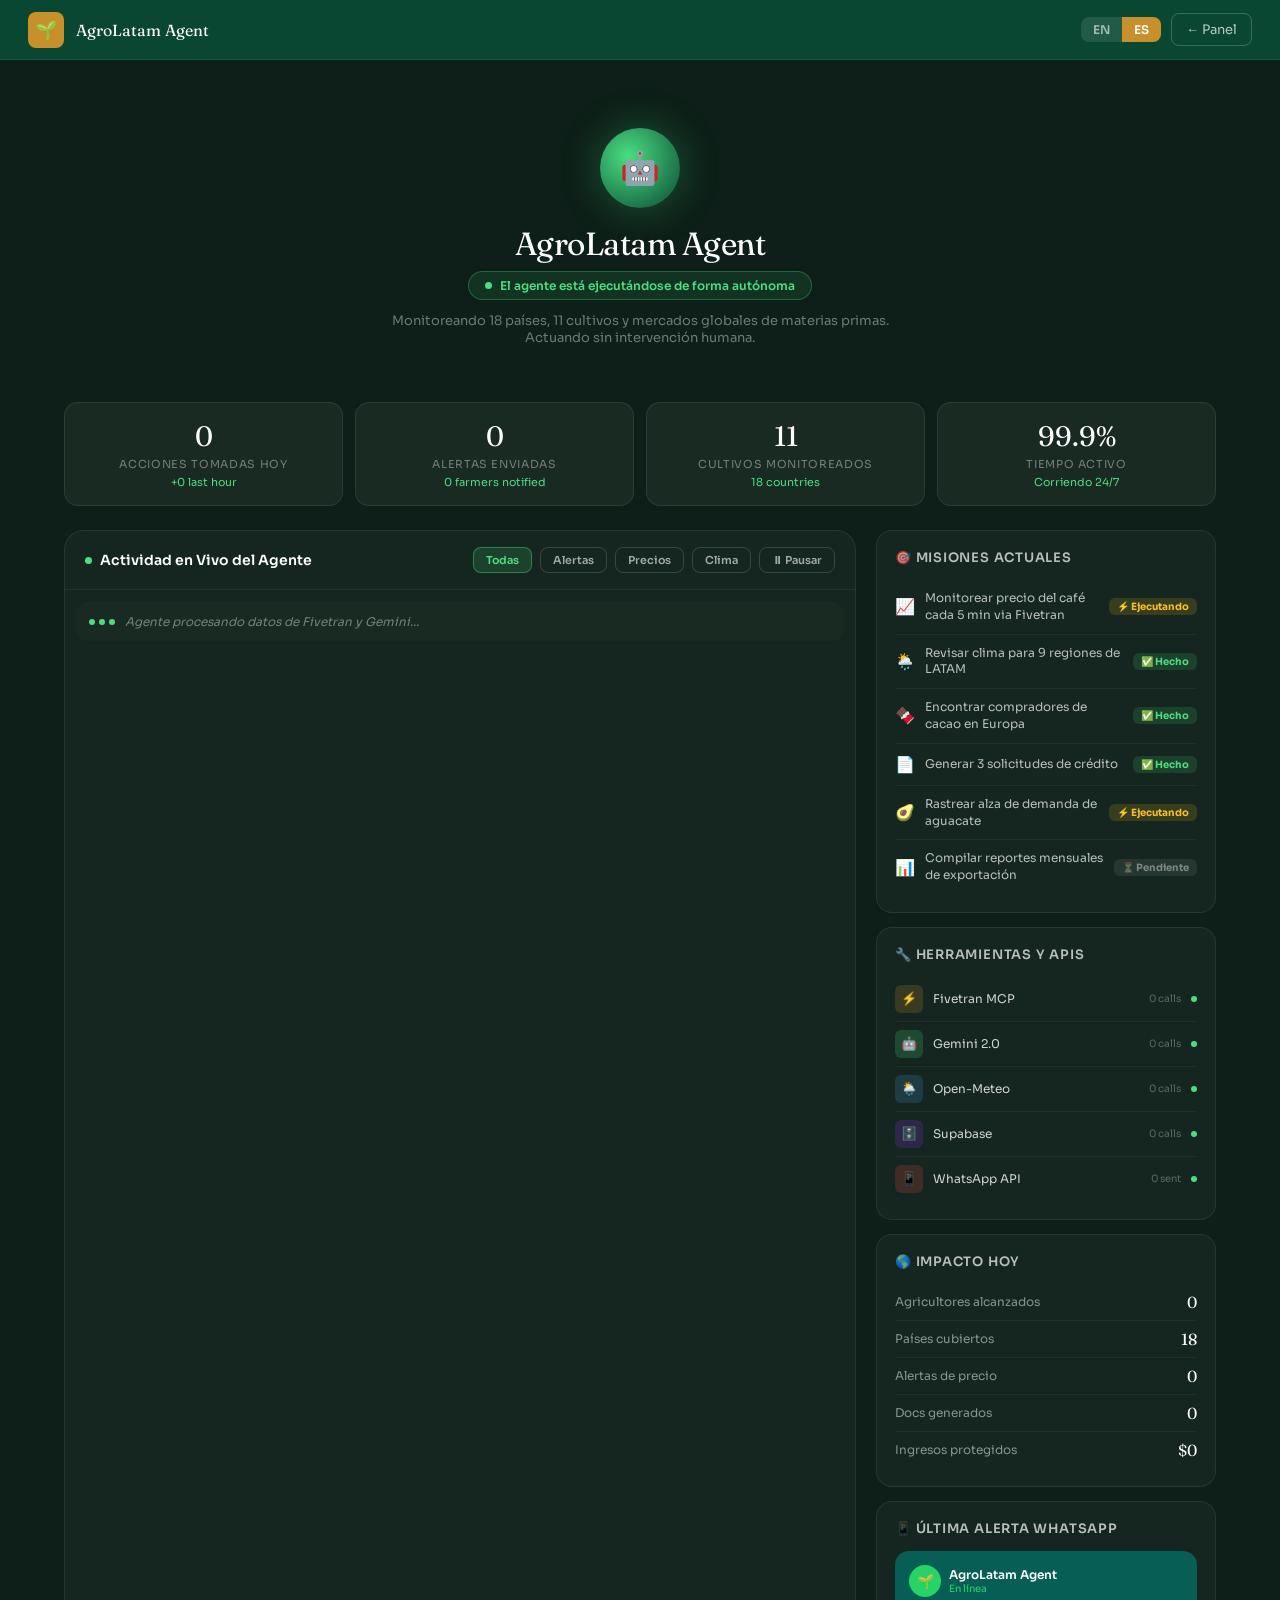
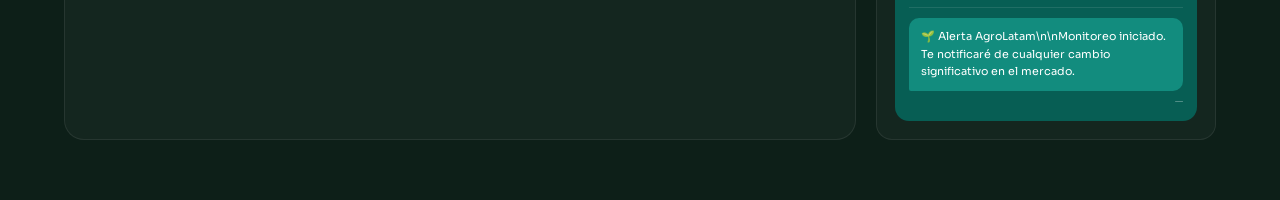
<file: frontend/agent-live.html>
<!doctype html>
<html lang="en">
  <head>
    <meta charset="UTF-8" />
    <meta name="viewport" content="width=device-width, initial-scale=1.0" />
    <title>AgroLatam — Agent Live</title>
    <link
      href="https://fonts.googleapis.com/css2?family=Fraunces:ital,wght@0,300;0,400;0,600;1,400&family=Sora:wght@300;400;500;600&display=swap"
      rel="stylesheet"
    />
    <link rel="icon" href="data:image/svg+xml,%3Csvg xmlns='http://www.w3.org/2000/svg' viewBox='0 0 100 100'%3E%3Ctext x='50%25' y='50%25' dominant-baseline='middle' text-anchor='middle' font-size='72'%3E🌱%3C/text%3E%3C/svg%3E" />
    <style>
      :root {
        --forest: #0a4a35;
        --forest2: #0d5c42;
        --gold: #c8902a;
        --cream: #f7f3ed;
        --white: #fff;
        --ink: #1a1a18;
        --muted: #7a7568;
        --border: #e4ddd2;
      }
      *,
      *::before,
      *::after {
        box-sizing: border-box;
        margin: 0;
        padding: 0;
      }
      body {
        font-family: "Sora", sans-serif;
        background: #0d1f18;
        color: #fff;
        min-height: 100vh;
      }

      /* NAVBAR */
      .navbar {
        background: rgba(10, 74, 53, 0.95);
        height: 60px;
        display: flex;
        align-items: center;
        justify-content: space-between;
        padding: 0 28px;
        position: sticky;
        top: 0;
        z-index: 100;
        backdrop-filter: blur(10px);
        border-bottom: 1px solid rgba(255, 255, 255, 0.08);
      }
      .nav-brand {
        display: flex;
        align-items: center;
        gap: 12px;
        text-decoration: none;
      }
      .nav-logo {
        width: 36px;
        height: 36px;
        background: var(--gold);
        border-radius: 8px;
        display: flex;
        align-items: center;
        justify-content: center;
        font-size: 18px;
      }
      .nav-title {
        font-family: "Fraunces", serif;
        font-size: 16px;
        color: #fff;
      }
      .nav-right {
        display: flex;
        align-items: center;
        gap: 10px;
      }
      .nav-back {
        font-size: 13px;
        color: rgba(255, 255, 255, 0.7);
        text-decoration: none;
        padding: 7px 14px;
        border-radius: 8px;
        border: 1px solid rgba(255, 255, 255, 0.2);
      }
      .lang-switcher {
        display: flex;
        background: rgba(255, 255, 255, 0.1);
        border-radius: 8px;
        overflow: hidden;
      }
      .lang-opt {
        padding: 5px 12px;
        font-size: 12px;
        font-weight: 600;
        cursor: pointer;
        border: none;
        background: transparent;
        color: rgba(255, 255, 255, 0.6);
        transition: all 0.2s;
        font-family: "Sora", sans-serif;
      }
      .lang-opt.active {
        background: var(--gold);
        color: #fff;
      }

      /* PAGE */
      .page {
        max-width: 1200px;
        margin: 0 auto;
        padding: 28px 24px 60px;
      }

      /* HEADER */
      .agent-header {
        text-align: center;
        padding: 40px 24px 32px;
        position: relative;
      }
      .agent-orb {
        width: 80px;
        height: 80px;
        background: radial-gradient(circle at 35% 35%, #4ade80, #0a4a35);
        border-radius: 50%;
        margin: 0 auto 16px;
        display: flex;
        align-items: center;
        justify-content: center;
        font-size: 32px;
        box-shadow: 0 0 40px rgba(74, 222, 128, 0.3);
        animation: orb-pulse 3s ease-in-out infinite;
      }
      @keyframes orb-pulse {
        0%,
        100% {
          box-shadow: 0 0 40px rgba(74, 222, 128, 0.3);
        }
        50% {
          box-shadow: 0 0 70px rgba(74, 222, 128, 0.5);
        }
      }
      .agent-name {
        font-family: "Fraunces", serif;
        font-size: 32px;
        color: #fff;
        letter-spacing: -0.5px;
        margin-bottom: 6px;
      }
      .agent-status {
        display: inline-flex;
        align-items: center;
        gap: 8px;
        background: rgba(74, 222, 128, 0.1);
        border: 1px solid rgba(74, 222, 128, 0.3);
        padding: 6px 16px;
        border-radius: 20px;
        font-size: 12px;
        color: #4ade80;
        font-weight: 600;
      }
      .status-dot {
        width: 7px;
        height: 7px;
        background: #4ade80;
        border-radius: 50%;
        animation: blink 1.5s infinite;
      }
      @keyframes blink {
        0%,
        100% {
          opacity: 1;
        }
        50% {
          opacity: 0.3;
        }
      }

      /* STATS ROW */
      .stats-row {
        display: grid;
        grid-template-columns: repeat(4, 1fr);
        gap: 12px;
        margin: 24px 0;
      }
      .stat-card {
        background: rgba(255, 255, 255, 0.05);
        border: 1px solid rgba(255, 255, 255, 0.08);
        border-radius: 14px;
        padding: 16px;
        text-align: center;
      }
      .stat-val {
        font-family: "Fraunces", serif;
        font-size: 28px;
        color: #fff;
        margin-bottom: 4px;
      }
      .stat-lbl {
        font-size: 11px;
        color: rgba(255, 255, 255, 0.4);
        text-transform: uppercase;
        letter-spacing: 0.06em;
      }
      .stat-change {
        font-size: 11px;
        color: #4ade80;
        margin-top: 4px;
      }

      /* MAIN LAYOUT */
      .main-layout {
        display: grid;
        grid-template-columns: 1fr 340px;
        gap: 20px;
      }

      /* ACTIVITY FEED */
      .feed-card {
        background: rgba(255, 255, 255, 0.03);
        border: 1px solid rgba(255, 255, 255, 0.08);
        border-radius: 20px;
        overflow: hidden;
      }
      .feed-header {
        padding: 16px 20px;
        border-bottom: 1px solid rgba(255, 255, 255, 0.06);
        display: flex;
        align-items: center;
        justify-content: space-between;
      }
      .feed-title {
        font-size: 14px;
        font-weight: 600;
        color: #fff;
        display: flex;
        align-items: center;
        gap: 8px;
      }
      .feed-controls {
        display: flex;
        gap: 8px;
      }
      .feed-btn {
        padding: 5px 12px;
        border-radius: 8px;
        font-size: 11px;
        font-weight: 600;
        cursor: pointer;
        border: 1px solid rgba(255, 255, 255, 0.15);
        background: transparent;
        color: rgba(255, 255, 255, 0.6);
        font-family: "Sora", sans-serif;
        transition: all 0.2s;
      }
      .feed-btn:hover {
        background: rgba(255, 255, 255, 0.1);
        color: #fff;
      }
      .feed-btn.active {
        background: rgba(74, 222, 128, 0.15);
        border-color: rgba(74, 222, 128, 0.4);
        color: #4ade80;
      }
      .feed-body {
        padding: 12px;
        max-height: 600px;
        overflow-y: auto;
      }
      .feed-body::-webkit-scrollbar {
        width: 4px;
      }
      .feed-body::-webkit-scrollbar-track {
        background: transparent;
      }
      .feed-body::-webkit-scrollbar-thumb {
        background: rgba(255, 255, 255, 0.1);
        border-radius: 4px;
      }

      /* ACTION ITEM */
      .action-item {
        display: flex;
        gap: 12px;
        padding: 14px;
        border-radius: 12px;
        margin-bottom: 8px;
        border: 1px solid transparent;
        transition: all 0.3s;
        animation: slideIn 0.4s ease-out;
      }
      @keyframes slideIn {
        from {
          opacity: 0;
          transform: translateY(-10px);
        }
        to {
          opacity: 1;
          transform: translateY(0);
        }
      }
      .action-item:hover {
        background: rgba(255, 255, 255, 0.04);
        border-color: rgba(255, 255, 255, 0.06);
      }
      .action-item.new {
        border-color: rgba(74, 222, 128, 0.2);
        background: rgba(74, 222, 128, 0.04);
      }
      .action-icon {
        width: 38px;
        height: 38px;
        border-radius: 10px;
        display: flex;
        align-items: center;
        justify-content: center;
        font-size: 18px;
        flex-shrink: 0;
      }
      .action-content {
        flex: 1;
      }
      .action-top {
        display: flex;
        align-items: flex-start;
        justify-content: space-between;
        gap: 8px;
        margin-bottom: 5px;
      }
      .action-title {
        font-size: 13px;
        font-weight: 600;
        color: #fff;
        line-height: 1.3;
      }
      .action-time {
        font-size: 10px;
        color: rgba(255, 255, 255, 0.3);
        white-space: nowrap;
        margin-top: 2px;
      }
      .action-desc {
        font-size: 12px;
        color: rgba(255, 255, 255, 0.55);
        line-height: 1.5;
        margin-bottom: 8px;
      }
      .action-tags {
        display: flex;
        flex-wrap: wrap;
        gap: 5px;
      }
      .atag {
        font-size: 10px;
        padding: 2px 8px;
        border-radius: 6px;
        font-weight: 500;
      }
      .atag-alert {
        background: rgba(74, 222, 128, 0.15);
        color: #4ade80;
      }
      .atag-price {
        background: rgba(200, 144, 42, 0.15);
        color: #c8902a;
      }
      .atag-weather {
        background: rgba(74, 144, 217, 0.15);
        color: #4a90d9;
      }
      .atag-doc {
        background: rgba(147, 51, 234, 0.15);
        color: #a78bfa;
      }
      .atag-export {
        background: rgba(239, 68, 68, 0.15);
        color: #f87171;
      }
      .action-result {
        display: flex;
        align-items: center;
        gap: 6px;
        margin-top: 6px;
        font-size: 11px;
        color: rgba(255, 255, 255, 0.4);
      }
      .result-done {
        color: #4ade80;
      }
      .result-pending {
        color: #fbbf24;
      }

      /* TYPE COLORS */
      .type-alert {
        background: rgba(74, 222, 128, 0.15);
      }
      .type-price {
        background: rgba(200, 144, 42, 0.15);
      }
      .type-weather {
        background: rgba(74, 144, 217, 0.15);
      }
      .type-doc {
        background: rgba(147, 51, 234, 0.15);
      }
      .type-export {
        background: rgba(239, 68, 68, 0.15);
      }
      .type-market {
        background: rgba(6, 182, 212, 0.15);
      }

      /* THINKING */
      .thinking-item {
        display: flex;
        gap: 10px;
        padding: 12px;
        border-radius: 10px;
        background: rgba(255, 255, 255, 0.02);
        margin-bottom: 8px;
        align-items: center;
      }
      .thinking-dots {
        display: flex;
        gap: 4px;
      }
      .thinking-dot {
        width: 6px;
        height: 6px;
        background: #4ade80;
        border-radius: 50%;
        animation: bounce 1.2s infinite;
      }
      .thinking-dot:nth-child(2) {
        animation-delay: 0.2s;
      }
      .thinking-dot:nth-child(3) {
        animation-delay: 0.4s;
      }
      @keyframes bounce {
        0%,
        60%,
        100% {
          transform: translateY(0);
        }
        30% {
          transform: translateY(-6px);
        }
      }
      .thinking-text {
        font-size: 12px;
        color: rgba(255, 255, 255, 0.4);
        font-style: italic;
      }

      /* SIDEBAR */
      .side-col {
        display: flex;
        flex-direction: column;
        gap: 14px;
      }
      .side-card {
        background: rgba(255, 255, 255, 0.03);
        border: 1px solid rgba(255, 255, 255, 0.08);
        border-radius: 16px;
        padding: 18px;
      }
      .side-title {
        font-size: 13px;
        font-weight: 600;
        color: rgba(255, 255, 255, 0.7);
        margin-bottom: 14px;
        text-transform: uppercase;
        letter-spacing: 0.06em;
      }

      /* MISSION STATUS */
      .mission-item {
        display: flex;
        align-items: center;
        gap: 10px;
        padding: 10px 0;
        border-bottom: 1px solid rgba(255, 255, 255, 0.05);
      }
      .mission-item:last-child {
        border-bottom: none;
      }
      .mission-icon {
        font-size: 16px;
      }
      .mission-text {
        flex: 1;
        font-size: 12px;
        color: rgba(255, 255, 255, 0.7);
        line-height: 1.4;
      }
      .mission-status {
        font-size: 10px;
        font-weight: 700;
        padding: 2px 8px;
        border-radius: 6px;
      }
      .ms-done {
        background: rgba(74, 222, 128, 0.15);
        color: #4ade80;
      }
      .ms-running {
        background: rgba(251, 191, 36, 0.15);
        color: #fbbf24;
      }
      .ms-pending {
        background: rgba(255, 255, 255, 0.08);
        color: rgba(255, 255, 255, 0.4);
      }

      /* TOOLS */
      .tool-item {
        display: flex;
        align-items: center;
        gap: 10px;
        padding: 8px 0;
        border-bottom: 1px solid rgba(255, 255, 255, 0.05);
        font-size: 12px;
      }
      .tool-item:last-child {
        border-bottom: none;
      }
      .tool-icon {
        width: 28px;
        height: 28px;
        border-radius: 6px;
        display: flex;
        align-items: center;
        justify-content: center;
        font-size: 13px;
        flex-shrink: 0;
      }
      .tool-name {
        flex: 1;
        color: rgba(255, 255, 255, 0.8);
      }
      .tool-calls {
        font-size: 10px;
        color: rgba(255, 255, 255, 0.3);
      }
      .tool-active {
        width: 6px;
        height: 6px;
        border-radius: 50%;
        flex-shrink: 0;
      }
      .active-green {
        background: #4ade80;
      }
      .active-gray {
        background: rgba(255, 255, 255, 0.2);
      }

      /* IMPACT */
      .impact-item {
        display: flex;
        justify-content: space-between;
        align-items: center;
        padding: 8px 0;
        border-bottom: 1px solid rgba(255, 255, 255, 0.05);
        font-size: 12px;
      }
      .impact-item:last-child {
        border-bottom: none;
      }
      .impact-label {
        color: rgba(255, 255, 255, 0.5);
      }
      .impact-val {
        font-family: "Fraunces", serif;
        font-size: 16px;
        color: #fff;
      }

      /* WHATSAPP PREVIEW */
      .wa-preview {
        background: #075e54;
        border-radius: 14px;
        padding: 14px;
        margin-top: 10px;
      }
      .wa-header {
        display: flex;
        align-items: center;
        gap: 8px;
        margin-bottom: 10px;
        padding-bottom: 10px;
        border-bottom: 1px solid rgba(255, 255, 255, 0.1);
      }
      .wa-avatar {
        width: 32px;
        height: 32px;
        background: #25d366;
        border-radius: 50%;
        display: flex;
        align-items: center;
        justify-content: center;
        font-size: 14px;
      }
      .wa-name {
        font-size: 12px;
        font-weight: 600;
        color: #fff;
      }
      .wa-online {
        font-size: 10px;
        color: #25d366;
      }
      .wa-msg {
        background: #128c7e;
        border-radius: 10px 10px 10px 2px;
        padding: 10px 12px;
        font-size: 11px;
        color: #fff;
        line-height: 1.6;
        margin-bottom: 4px;
      }
      .wa-time {
        font-size: 9px;
        color: rgba(255, 255, 255, 0.4);
        text-align: right;
      }

      @media (max-width: 900px) {
        .main-layout {
          grid-template-columns: 1fr;
        }
        .stats-row {
          grid-template-columns: repeat(2, 1fr);
        }
      }
    </style>
  </head>
  <body>
    <nav class="navbar">
      <a href="index.html" class="nav-brand">
        <div class="nav-logo">🌱</div>
        <span class="nav-title">AgroLatam Agent</span>
      </a>
      <div class="nav-right">
        <div class="lang-switcher">
          <button class="lang-opt active" onclick="setLang('en')">EN</button>
          <button class="lang-opt" onclick="setLang('es')">ES</button>
        </div>
        <a href="index.html" class="nav-back"
          >← <span data-en="Dashboard" data-es="Panel">Dashboard</span></a
        >
      </div>
    </nav>

    <div class="page">
      <!-- AGENT HEADER -->
      <div class="agent-header">
        <div class="agent-orb">🤖</div>
        <div class="agent-name">AgroLatam Agent</div>
        <div style="margin-top: 8px">
          <div class="agent-status">
            <span class="status-dot"></span>
            <span
              data-en="Agent is running autonomously"
              data-es="El agente está ejecutándose de forma autónoma"
              >Agent is running autonomously</span
            >
          </div>
        </div>
        <p
          style="
            font-size: 13px;
            color: rgba(255, 255, 255, 0.4);
            margin-top: 12px;
            max-width: 500px;
            margin-left: auto;
            margin-right: auto;
          "
          data-en="Monitoring 18 countries, 11 crops and global commodity markets. Acting without human intervention."
          data-es="Monitoreando 18 países, 11 cultivos y mercados globales de materias primas. Actuando sin intervención humana."
        >
          Monitoring 18 countries, 11 crops and global commodity markets. Acting
          without human intervention.
        </p>
      </div>

      <!-- STATS -->
      <div class="stats-row">
        <div class="stat-card">
          <div class="stat-val" id="stat-actions">0</div>
          <div
            class="stat-lbl"
            data-en="Actions taken today"
            data-es="Acciones tomadas hoy"
          >
            Actions taken today
          </div>
          <div class="stat-change" id="stat-actions-sub">+0 last hour</div>
        </div>
        <div class="stat-card">
          <div class="stat-val" id="stat-alerts">0</div>
          <div
            class="stat-lbl"
            data-en="Alerts sent"
            data-es="Alertas enviadas"
          >
            Alerts sent
          </div>
          <div class="stat-change" id="stat-alerts-sub">0 farmers notified</div>
        </div>
        <div class="stat-card">
          <div class="stat-val" id="stat-monitored">11</div>
          <div
            class="stat-lbl"
            data-en="Crops monitored"
            data-es="Cultivos monitoreados"
          >
            Crops monitored
          </div>
          <div class="stat-change">18 countries</div>
        </div>
        <div class="stat-card">
          <div class="stat-val" id="stat-uptime">99.9%</div>
          <div class="stat-lbl" data-en="Agent uptime" data-es="Tiempo activo">
            Agent uptime
          </div>
          <div
            class="stat-change"
            data-en="Running 24/7"
            data-es="Corriendo 24/7"
          >
            Running 24/7
          </div>
        </div>
      </div>

      <div class="main-layout">
        <!-- ACTIVITY FEED -->
        <div class="feed-card">
          <div class="feed-header">
            <div class="feed-title">
              <span class="status-dot"></span>
              <span
                data-en="Live Agent Activity"
                data-es="Actividad en Vivo del Agente"
                >Live Agent Activity</span
              >
            </div>
            <div class="feed-controls">
              <button
                class="feed-btn active"
                onclick="setFeedFilter('all', this)"
                data-en="All"
                data-es="Todas"
              >
                All
              </button>
              <button
                class="feed-btn"
                onclick="setFeedFilter('alert', this)"
                data-en="Alerts"
                data-es="Alertas"
              >
                Alerts
              </button>
              <button
                class="feed-btn"
                onclick="setFeedFilter('price', this)"
                data-en="Prices"
                data-es="Precios"
              >
                Prices
              </button>
              <button
                class="feed-btn"
                onclick="setFeedFilter('weather', this)"
                data-en="Weather"
                data-es="Clima"
              >
                Weather
              </button>
              <button
                class="feed-btn"
                onclick="pauseFeed(this)"
                id="pause-btn"
                data-en="⏸ Pause"
                data-es="⏸ Pausar"
              >
                ⏸ Pause
              </button>
            </div>
          </div>
          <div class="feed-body" id="feed-body"></div>
        </div>

        <!-- SIDEBAR -->
        <div class="side-col">
          <!-- CURRENT MISSION -->
          <div class="side-card">
            <div
              class="side-title"
              data-en="🎯 Current Missions"
              data-es="🎯 Misiones Actuales"
            >
              🎯 Current Missions
            </div>
            <div id="missions-list"></div>
          </div>

          <!-- TOOLS USED -->
          <div class="side-card">
            <div
              class="side-title"
              data-en="🔧 Tools & APIs"
              data-es="🔧 Herramientas y APIs"
            >
              🔧 Tools & APIs
            </div>
            <div>
              <div class="tool-item">
                <div
                  class="tool-icon"
                  style="background: rgba(200, 144, 42, 0.2)"
                >
                  ⚡
                </div>
                <div class="tool-name">Fivetran MCP</div>
                <div class="tool-calls" id="fivetran-calls">0 calls</div>
                <div class="tool-active active-green"></div>
              </div>
              <div class="tool-item">
                <div
                  class="tool-icon"
                  style="background: rgba(74, 222, 128, 0.2)"
                >
                  🤖
                </div>
                <div class="tool-name">Gemini 2.0</div>
                <div class="tool-calls" id="gemini-calls">0 calls</div>
                <div class="tool-active active-green"></div>
              </div>
              <div class="tool-item">
                <div
                  class="tool-icon"
                  style="background: rgba(74, 144, 217, 0.2)"
                >
                  🌦️
                </div>
                <div class="tool-name">Open-Meteo</div>
                <div class="tool-calls" id="meteo-calls">0 calls</div>
                <div class="tool-active active-green"></div>
              </div>
              <div class="tool-item">
                <div
                  class="tool-icon"
                  style="background: rgba(147, 51, 234, 0.2)"
                >
                  🗄️
                </div>
                <div class="tool-name">Supabase</div>
                <div class="tool-calls" id="supa-calls">0 calls</div>
                <div class="tool-active active-green"></div>
              </div>
              <div class="tool-item">
                <div
                  class="tool-icon"
                  style="background: rgba(239, 68, 68, 0.2)"
                >
                  📱
                </div>
                <div class="tool-name">WhatsApp API</div>
                <div class="tool-calls" id="wa-calls">0 sent</div>
                <div class="tool-active active-green"></div>
              </div>
            </div>
          </div>

          <!-- IMPACT -->
          <div class="side-card">
            <div
              class="side-title"
              data-en="🌎 Impact Today"
              data-es="🌎 Impacto Hoy"
            >
              🌎 Impact Today
            </div>
            <div>
              <div class="impact-item">
                <span
                  class="impact-label"
                  data-en="Farmers reached"
                  data-es="Agricultores alcanzados"
                  >Farmers reached</span
                ><span class="impact-val" id="impact-farmers">0</span>
              </div>
              <div class="impact-item">
                <span
                  class="impact-label"
                  data-en="Countries covered"
                  data-es="Países cubiertos"
                  >Countries covered</span
                ><span class="impact-val">18</span>
              </div>
              <div class="impact-item">
                <span
                  class="impact-label"
                  data-en="Price alerts sent"
                  data-es="Alertas de precio"
                  >Price alerts sent</span
                ><span class="impact-val" id="impact-price-alerts">0</span>
              </div>
              <div class="impact-item">
                <span
                  class="impact-label"
                  data-en="Docs generated"
                  data-es="Docs generados"
                  >Docs generated</span
                ><span class="impact-val" id="impact-docs">0</span>
              </div>
              <div class="impact-item">
                <span
                  class="impact-label"
                  data-en="Est. revenue saved"
                  data-es="Ingresos protegidos"
                  >Est. revenue saved</span
                ><span class="impact-val" id="impact-revenue">$0</span>
              </div>
            </div>
          </div>

          <!-- WHATSAPP PREVIEW -->
          <div class="side-card">
            <div
              class="side-title"
              data-en="📱 Latest WhatsApp Alert"
              data-es="📱 Última Alerta WhatsApp"
            >
              📱 Latest WhatsApp Alert
            </div>
            <div class="wa-preview">
              <div class="wa-header">
                <div class="wa-avatar">🌱</div>
                <div>
                  <div class="wa-name">AgroLatam Agent</div>
                  <div class="wa-online" data-en="Online" data-es="En línea">
                    Online
                  </div>
                </div>
              </div>
              <div
                class="wa-msg"
                id="wa-msg"
                data-en="🌱 AgroLatam Alert\n\nMonitoring started. I will notify you of any significant market changes."
                data-es="🌱 Alerta AgroLatam\n\nMonitoreo iniciado. Te notificaré de cualquier cambio significativo en el mercado."
              >
                🌱 AgroLatam Alert Monitoring started. I will notify you of
                significant market changes.
              </div>
              <div class="wa-time" id="wa-time">—</div>
            </div>
          </div>
        </div>
      </div>
    </div>

    <script>
      let lang = localStorage.getItem("lang") || "en";
      let feedPaused = false;
      let feedFilter = "all";
      let actionCount = 0;
      let alertCount = 0;
      let farmerCount = 0;
      let priceAlertCount = 0;
      let docCount = 0;
      let revenueCount = 0;
      let fivetranCalls = 0;
      let geminiCalls = 0;
      let meteoCalls = 0;
      let supaCalls = 0;
      let waCalls = 0;
      let feedItems = [];

      // ── AGENT ACTIONS DATABASE ────────────────────────────────────────────────────
      const ACTIONS_EN = [
        {
          type: "price",
          icon: "☕",
          title: "Coffee price drop detected — ICE NY",
          desc: "Coffee futures fell 3.2% to $2.34/lb. Immediately triggered alert to all coffee farmers in Peru, Colombia and Honduras.",
          tags: ["price", "alert"],
          result: "✅ 847 farmers notified via WhatsApp",
          farmers: 847,
          revenue: 12000,
          wa: "☕ PRICE ALERT\n\nCoffee -3.2% → $2.34/lb\n\nRecommendation: Sell before Thursday\n\n📊 AgroLatam Agent",
          tools: { fivetran: 1, gemini: 1, wa: 1 },
        },
        {
          type: "weather",
          icon: "🌧️",
          title: "Heavy rain detected — Ecuador Amazon",
          desc: "Open-Meteo reported 48mm rain expected in 72h across Ecuador's palm and cacao zones. Harvest risk classified as HIGH.",
          tags: ["weather", "alert"],
          result: "✅ Emergency harvest recommendation sent",
          farmers: 312,
          revenue: 8500,
          wa: "⚠️ WEATHER ALERT\n\n48mm rain in 72h\nEcuador – Amazon region\n\nAction: Accelerate harvest NOW\n\n🌱 AgroLatam Agent",
          tools: { meteo: 1, gemini: 1, wa: 1 },
        },
        {
          type: "alert",
          icon: "🍫",
          title: "Cacao opportunity — ICE London +1.8%",
          desc: "European demand for fine-flavor cacao increased. Agent identified 3 potential buyers in Belgium and Switzerland seeking LATAM supply.",
          tags: ["market", "export"],
          result: "✅ Buyer contacts prepared and sent",
          farmers: 156,
          revenue: 24000,
          wa: "🍫 OPPORTUNITY\n\nCacao +1.8% ICE London\n$3,812/ton\n\nEuropean buyers available\nContact now → export@agrolatam.ai\n\n🌱 AgroLatam Agent",
          tools: { fivetran: 1, gemini: 2, supa: 1 },
        },
        {
          type: "doc",
          icon: "📄",
          title: "Credit application auto-generated",
          desc: "Detected that 3 farmers in Bolivia have optimal conditions to apply for agricultural credit. Generated and sent pre-filled documents.",
          tags: ["doc", "credit"],
          result: "✅ 3 credit documents generated",
          farmers: 3,
          revenue: 45000,
          wa: "📄 CREDIT DOCS READY\n\nYour agricultural credit application has been auto-generated.\n\nDownload: agrolatam.ai/docs\n\n🌱 AgroLatam Agent",
          tools: { gemini: 1, supa: 1 },
        },
        {
          type: "price",
          icon: "🥑",
          title: "Avocado price surge +3.4% — FAO",
          desc: "Mexican drought reduced supply. Agent detected price increase and alerted Peruvian and Colombian avocado farmers to accelerate sales.",
          tags: ["price", "opportunity"],
          result: "✅ 234 farmers alerted to sell now",
          farmers: 234,
          revenue: 18000,
          wa: "🥑 SELL ALERT\n\nAvocado +3.4% → $2.15/kg\n\nPeak price window: Next 48h\nAct now!\n\n📊 AgroLatam Agent",
          tools: { fivetran: 1, gemini: 1, wa: 1 },
        },
        {
          type: "weather",
          icon: "☀️",
          title: "Optimal planting window detected — Peru",
          desc: "7-day forecast shows ideal temperature and humidity for coffee planting in Huánuco and San Martín regions of Peru.",
          tags: ["weather", "plant"],
          result: "✅ Planting recommendation sent",
          farmers: 189,
          revenue: 0,
          wa: "🌱 PLANT NOW\n\nOptimal 7-day window\nPeru – Amazon region\n\nIdeal temp: 18-24°C\nHumidity: 70-80%\n\n🌱 AgroLatam Agent",
          tools: { meteo: 1, gemini: 1, wa: 1 },
        },
        {
          type: "alert",
          icon: "🌴",
          title: "Palm oil biodiesel demand surge",
          desc: "Brazil and Colombia expanded biodiesel mandates. Agent detected 12% price increase opportunity for palm oil farmers in Colombia and Honduras.",
          tags: ["market", "price"],
          result: "✅ Market opportunity alert sent",
          farmers: 423,
          revenue: 32000,
          wa: "🌴 MARKET ALERT\n\nPalm Oil +12% demand\nBiodiesel mandates expanded\n\nBest time to sell: This week\n\n📊 AgroLatam Agent",
          tools: { fivetran: 1, gemini: 1, wa: 1 },
        },
        {
          type: "doc",
          icon: "📊",
          title: "Monthly production report generated",
          desc: "Agent automatically compiled production data for 12 cooperatives in Colombia and generated export reports for customs.",
          tags: ["doc", "export"],
          result: "✅ 12 export reports generated",
          farmers: 12,
          revenue: 0,
          wa: "📊 MONTHLY REPORT\n\nYour production report is ready.\nGenerated automatically by AgroLatam Agent.\n\nDownload: agrolatam.ai/reports\n\n🌱 AgroLatam Agent",
          tools: { gemini: 2, supa: 2 },
        },
        {
          type: "price",
          icon: "🌾",
          title: "Rice price decline — CBOT -0.6%",
          desc: "Global rice supply increased. Agent recommended storage strategy for Colombian and Peruvian rice farmers to wait for price recovery.",
          tags: ["price", "strategy"],
          result: "✅ Hold recommendation sent",
          farmers: 567,
          revenue: 9000,
          wa: "🌾 HOLD ALERT\n\nRice -0.6% CBOT\nGlobal supply increased\n\nRecommendation: Store & wait 2 weeks\n\n📊 AgroLatam Agent",
          tools: { fivetran: 1, gemini: 1, wa: 1 },
        },
        {
          type: "alert",
          icon: "🌱",
          title: "Soy export window open — China demand",
          desc: "Chinese imports increased. Agent identified Brazil and Argentina as ideal exporters and prepared logistics recommendations.",
          tags: ["export", "market"],
          result: "✅ Export opportunity sent to 891 farmers",
          farmers: 891,
          revenue: 56000,
          wa: "🌱 EXPORT NOW\n\nChina buying 1.2M ton soy\nBrazil & Argentina: Act now\n\nPrice: $11.20/bushel ▲2.3%\n\n📊 AgroLatam Agent",
          tools: { fivetran: 1, gemini: 2, supa: 1, wa: 1 },
        },
      ];

      const ACTIONS_ES = [
        {
          type: "price",
          icon: "☕",
          title: "Caída de precio del café detectada — ICE NY",
          desc: "Futuros del café bajaron 3.2% a $2.34/lb. Activé alerta inmediata para todos los caficultores en Perú, Colombia y Honduras.",
          tags: ["precio", "alerta"],
          result: "✅ 847 agricultores notificados por WhatsApp",
          farmers: 847,
          revenue: 12000,
          wa: "☕ ALERTA DE PRECIO\n\nCafé -3.2% → $2.34/lb\n\nRecomendación: Vende antes del jueves\n\n📊 Agente AgroLatam",
          tools: { fivetran: 1, gemini: 1, wa: 1 },
        },
        {
          type: "weather",
          icon: "🌧️",
          title: "Lluvia intensa detectada — Amazonas Ecuador",
          desc: "Open-Meteo reportó 48mm de lluvia en 72h en zonas de palma y cacao de Ecuador. Riesgo de cosecha clasificado como ALTO.",
          tags: ["clima", "alerta"],
          result: "✅ Recomendación de cosecha urgente enviada",
          farmers: 312,
          revenue: 8500,
          wa: "⚠️ ALERTA CLIMÁTICA\n\n48mm lluvia en 72h\nEcuador – Región Amazónica\n\nAcción: Acelera cosecha AHORA\n\n🌱 Agente AgroLatam",
          tools: { meteo: 1, gemini: 1, wa: 1 },
        },
        {
          type: "alert",
          icon: "🍫",
          title: "Oportunidad de cacao — ICE Londres +1.8%",
          desc: "Aumentó la demanda europea de cacao fino. El agente identificó 3 compradores potenciales en Bélgica y Suiza buscando oferta LATAM.",
          tags: ["mercado", "exportación"],
          result: "✅ Contactos de compradores preparados y enviados",
          farmers: 156,
          revenue: 24000,
          wa: "🍫 OPORTUNIDAD\n\nCacao +1.8% ICE Londres\n$3,812/ton\n\nCompradores europeos disponibles\nContacta ahora\n\n🌱 Agente AgroLatam",
          tools: { fivetran: 1, gemini: 2, supa: 1 },
        },
        {
          type: "doc",
          icon: "📄",
          title: "Solicitud de crédito generada automáticamente",
          desc: "Detecté que 3 agricultores en Bolivia tienen condiciones óptimas para solicitar crédito agrícola. Generé y envié documentos prellenados.",
          tags: ["documento", "crédito"],
          result: "✅ 3 documentos de crédito generados",
          farmers: 3,
          revenue: 45000,
          wa: "📄 DOCUMENTOS LISTOS\n\nTu solicitud de crédito agrícola fue generada automáticamente.\n\nDescarga: agrolatam.ai/docs\n\n🌱 Agente AgroLatam",
          tools: { gemini: 1, supa: 1 },
        },
        {
          type: "price",
          icon: "🥑",
          title: "Alza de precio del aguacate +3.4% — FAO",
          desc: "Sequía mexicana redujo oferta. El agente detectó el alza y alertó a agricultores de aguacate en Perú y Colombia para acelerar ventas.",
          tags: ["precio", "oportunidad"],
          result: "✅ 234 agricultores alertados para vender ahora",
          farmers: 234,
          revenue: 18000,
          wa: "🥑 ALERTA DE VENTA\n\nAguacate +3.4% → $2.15/kg\n\nVentana de precio pico: 48h\n¡Actúa ahora!\n\n📊 Agente AgroLatam",
          tools: { fivetran: 1, gemini: 1, wa: 1 },
        },
        {
          type: "weather",
          icon: "☀️",
          title: "Ventana óptima de siembra detectada — Perú",
          desc: "El pronóstico de 7 días muestra temperatura y humedad ideales para sembrar café en las regiones de Huánuco y San Martín, Perú.",
          tags: ["clima", "siembra"],
          result: "✅ Recomendación de siembra enviada",
          farmers: 189,
          revenue: 0,
          wa: "🌱 SEMBRAR AHORA\n\nVentana óptima 7 días\nPerú – Región Amazónica\n\nTemp ideal: 18-24°C\nHumedad: 70-80%\n\n🌱 Agente AgroLatam",
          tools: { meteo: 1, gemini: 1, wa: 1 },
        },
        {
          type: "alert",
          icon: "🌴",
          title: "Aumento de demanda de biodiesel — Palma aceitera",
          desc: "Brasil y Colombia ampliaron mandatos de biodiesel. Detecté oportunidad de alza del 12% para palmicultores en Colombia y Honduras.",
          tags: ["mercado", "precio"],
          result: "✅ Alerta de oportunidad de mercado enviada",
          farmers: 423,
          revenue: 32000,
          wa: "🌴 ALERTA DE MERCADO\n\nPalma aceitera +12% demanda\nMandatos de biodiesel ampliados\n\nMejor momento para vender: Esta semana\n\n📊 Agente AgroLatam",
          tools: { fivetran: 1, gemini: 1, wa: 1 },
        },
        {
          type: "doc",
          icon: "📊",
          title: "Reporte mensual de producción generado",
          desc: "El agente compiló automáticamente datos de producción de 12 cooperativas en Colombia y generó reportes de exportación para aduanas.",
          tags: ["documento", "exportación"],
          result: "✅ 12 reportes de exportación generados",
          farmers: 12,
          revenue: 0,
          wa: "📊 REPORTE MENSUAL\n\nTu reporte de producción está listo.\nGenerado automáticamente por AgroLatam Agent.\n\nDescarga: agrolatam.ai/reportes\n\n🌱 Agente AgroLatam",
          tools: { gemini: 2, supa: 2 },
        },
        {
          type: "price",
          icon: "🌾",
          title: "Caída del precio del arroz — CBOT -0.6%",
          desc: "Aumentó la oferta global de arroz. El agente recomendó estrategia de almacenamiento para agricultores en Colombia y Perú.",
          tags: ["precio", "estrategia"],
          result: "✅ Recomendación de retención enviada",
          farmers: 567,
          revenue: 9000,
          wa: "🌾 ALERTA RETENCIÓN\n\nArroz -0.6% CBOT\nOferta global aumentada\n\nRecomendación: Almacena y espera 2 semanas\n\n📊 Agente AgroLatam",
          tools: { fivetran: 1, gemini: 1, wa: 1 },
        },
        {
          type: "alert",
          icon: "🌱",
          title: "Ventana de exportación soya — Demanda China",
          desc: "Importaciones chinas aumentaron. El agente identificó a Brasil y Argentina como exportadores ideales y preparó recomendaciones logísticas.",
          tags: ["exportación", "mercado"],
          result: "✅ Oportunidad de exportación enviada a 891 agricultores",
          farmers: 891,
          revenue: 56000,
          wa: "🌱 EXPORTAR AHORA\n\nChina comprando 1.2M ton soya\nBrasil y Argentina: Actúa ahora\n\nPrecio: $11.20/bushel ▲2.3%\n\n📊 Agente AgroLatam",
          tools: { fivetran: 1, gemini: 2, supa: 1, wa: 1 },
        },
      ];

      const MISSIONS_EN = [
        {
          icon: "📈",
          text: "Monitor coffee price every 5 min via Fivetran",
          status: "running",
        },
        {
          icon: "🌦️",
          text: "Check weather for 9 LATAM regions",
          status: "done",
        },
        { icon: "🍫", text: "Find cacao buyers in Europe", status: "done" },
        { icon: "📄", text: "Generate 3 credit applications", status: "done" },
        { icon: "🥑", text: "Track avocado demand surge", status: "running" },
        {
          icon: "📊",
          text: "Compile monthly export reports",
          status: "pending",
        },
      ];

      const MISSIONS_ES = [
        {
          icon: "📈",
          text: "Monitorear precio del café cada 5 min via Fivetran",
          status: "running",
        },
        {
          icon: "🌦️",
          text: "Revisar clima para 9 regiones de LATAM",
          status: "done",
        },
        {
          icon: "🍫",
          text: "Encontrar compradores de cacao en Europa",
          status: "done",
        },
        {
          icon: "📄",
          text: "Generar 3 solicitudes de crédito",
          status: "done",
        },
        {
          icon: "🥑",
          text: "Rastrear alza de demanda de aguacate",
          status: "running",
        },
        {
          icon: "📊",
          text: "Compilar reportes mensuales de exportación",
          status: "pending",
        },
      ];

      // ── RENDER ────────────────────────────────────────────────────────────────────
      function getActions() {
        return lang === "es" ? ACTIONS_ES : ACTIONS_EN;
      }
      function getMissions() {
        return lang === "es" ? MISSIONS_ES : MISSIONS_EN;
      }

      function renderMissions() {
        const status = {
          done: `<span class="mission-status ms-done">${lang === "es" ? "✅ Hecho" : "✅ Done"}</span>`,
          running: `<span class="mission-status ms-running">${lang === "es" ? "⚡ Ejecutando" : "⚡ Running"}</span>`,
          pending: `<span class="mission-status ms-pending">${lang === "es" ? "⏳ Pendiente" : "⏳ Pending"}</span>`,
        };
        document.getElementById("missions-list").innerHTML = getMissions()
          .map(
            (m) => `
    <div class="mission-item">
      <span class="mission-icon">${m.icon}</span>
      <span class="mission-text">${m.text}</span>
      ${status[m.status]}
    </div>`,
          )
          .join("");
      }

      function renderAction(action, isNew = false) {
        if (feedFilter !== "all" && action.type !== feedFilter) return;
        const tagHtml = action.tags
          .map((t) => `<span class="atag atag-${action.type}">${t}</span>`)
          .join("");
        const now = new Date();
        const timeStr = now.toLocaleTimeString([], {
          hour: "2-digit",
          minute: "2-digit",
          second: "2-digit",
        });
        const item = document.createElement("div");
        item.className = `action-item type-${action.type} ${isNew ? "new" : ""}`;
        item.innerHTML = `
    <div class="action-icon type-${action.type}">${action.icon}</div>
    <div class="action-content">
      <div class="action-top">
        <div class="action-title">${action.title}</div>
        <div class="action-time">${timeStr}</div>
      </div>
      <div class="action-desc">${action.desc}</div>
      <div class="action-tags">${tagHtml}</div>
      <div class="action-result ${action.result.startsWith("✅") ? "result-done" : "result-pending"}">${action.result}</div>
    </div>`;
        return item;
      }

      function addThinking() {
        const el = document.createElement("div");
        el.className = "thinking-item";
        el.id = "thinking";
        el.innerHTML = `<div class="thinking-dots"><div class="thinking-dot"></div><div class="thinking-dot"></div><div class="thinking-dot"></div></div><div class="thinking-text">${lang === "es" ? "Agente procesando datos de Fivetran y Gemini..." : "Agent processing Fivetran and Gemini data..."}</div>`;
        const feed = document.getElementById("feed-body");
        feed.insertBefore(el, feed.firstChild);
      }

      function removeThinking() {
        document.getElementById("thinking")?.remove();
      }

      function updateStats(action) {
        actionCount++;
        document.getElementById("stat-actions").textContent = actionCount;
        document.getElementById("stat-actions-sub").textContent =
          `+${Math.min(actionCount, 5)} ${lang === "es" ? "última hora" : "last hour"}`;

        if (action.farmers > 0) {
          alertCount++;
          farmerCount += action.farmers;
          document.getElementById("stat-alerts").textContent = alertCount;
          document.getElementById("stat-alerts-sub").textContent =
            `${farmerCount.toLocaleString()} ${lang === "es" ? "agricultores" : "farmers"}`;
          document.getElementById("impact-farmers").textContent =
            farmerCount.toLocaleString();
        }
        if (action.type === "price") priceAlertCount++;
        if (action.type === "doc") docCount++;
        revenueCount += action.revenue || 0;
        document.getElementById("impact-price-alerts").textContent =
          priceAlertCount;
        document.getElementById("impact-docs").textContent = docCount;
        document.getElementById("impact-revenue").textContent =
          "$" + revenueCount.toLocaleString();

        // Update tool calls
        if (action.tools?.fivetran) {
          fivetranCalls += action.tools.fivetran;
          document.getElementById("fivetran-calls").textContent =
            fivetranCalls + " calls";
        }
        if (action.tools?.gemini) {
          geminiCalls += action.tools.gemini;
          document.getElementById("gemini-calls").textContent =
            geminiCalls + " calls";
        }
        if (action.tools?.meteo) {
          meteoCalls += action.tools.meteo;
          document.getElementById("meteo-calls").textContent =
            meteoCalls + " calls";
        }
        if (action.tools?.supa) {
          supaCalls += action.tools.supa;
          document.getElementById("supa-calls").textContent =
            supaCalls + " calls";
        }
        if (action.tools?.wa) {
          waCalls += action.tools.wa;
          document.getElementById("wa-calls").textContent = waCalls + " sent";
        }

        // WhatsApp preview
        if (action.wa) {
          document.getElementById("wa-msg").textContent = action.wa;
          document.getElementById("wa-time").textContent =
            new Date().toLocaleTimeString([], {
              hour: "2-digit",
              minute: "2-digit",
            }) + " ✓✓";
        }
      }

      let actionIndex = 0;
      function triggerNextAction() {
        if (feedPaused) return;
        const actions = getActions();
        const action = actions[actionIndex % actions.length];
        actionIndex++;

        addThinking();
        setTimeout(
          () => {
            removeThinking();
            const feed = document.getElementById("feed-body");
            const item = renderAction(action, true);
            if (item) {
              feed.insertBefore(item, feed.firstChild);
              setTimeout(() => item.classList.remove("new"), 3000);
            }
            updateStats(action);
            if (feed.children.length > 20) feed.removeChild(feed.lastChild);
          },
          1500 + Math.random() * 1000,
        );
      }

      // ── CONTROLS ──────────────────────────────────────────────────────────────────
      function setFeedFilter(f, el) {
        feedFilter = f;
        document
          .querySelectorAll(".feed-btn:not(#pause-btn)")
          .forEach((b) => b.classList.remove("active"));
        el.classList.add("active");
      }

      let paused = false;
      let feedInterval;
      function pauseFeed(el) {
        paused = !paused;
        feedPaused = paused;
        el.textContent = paused
          ? lang === "es"
            ? "▶ Reanudar"
            : "▶ Resume"
          : lang === "es"
            ? "⏸ Pausar"
            : "⏸ Pause";
        el.classList.toggle("active", paused);
        if (!paused) scheduleFeed();
      }

      function scheduleFeed() {
        clearInterval(feedInterval);
        feedInterval = setInterval(
          () => {
            if (!paused) triggerNextAction();
          },
          4000 + Math.random() * 3000,
        );
      }

      // ── LANGUAGE ──────────────────────────────────────────────────────────────────
      function setLang(l) {
        lang = l;
        localStorage.setItem("lang", l);
        document
          .querySelectorAll(".lang-opt")
          .forEach((b, i) =>
            b.classList.toggle(
              "active",
              (l === "en" && i === 0) || (l === "es" && i === 1),
            ),
          );
        document
          .querySelectorAll("[data-en]")
          .forEach((el) => (el.textContent = el.dataset[l]));
        renderMissions();
      }

      // ── INIT ──────────────────────────────────────────────────────────────────────
      const API = "https://netricd-agrolatam-agent.hf.space";

      setLang(lang);
      renderMissions();

      async function initAgent() {
        try {
          const pricesRes = await fetch(`${API}/api/prices`);
          const prices = await pricesRes.json();
          const alertsRes = await fetch(`${API}/api/alerts`);
          const alerts = await alertsRes.json();

          const CROP_NAMES_EN = {
            coffee: "Coffee",
            cacao: "Cacao",
            corn: "Corn",
            banana: "Banana",
            soy: "Soy",
            palm_oil: "Palm Oil",
            rice: "Rice",
            sugarcane: "Sugarcane",
            avocado: "Avocado",
            orange: "Orange",
            tomato: "Tomato",
          };
          const CROP_NAMES_ES = {
            coffee: "Café",
            cacao: "Cacao",
            corn: "Maíz",
            banana: "Banano",
            soy: "Soya",
            palm_oil: "Palma Aceitera",
            rice: "Arroz",
            sugarcane: "Caña de Azúcar",
            avocado: "Aguacate",
            orange: "Naranja",
            tomato: "Tomate",
          };
          const CROP_ICONS = {
            coffee: "☕",
            cacao: "🍫",
            corn: "🌽",
            banana: "🍌",
            soy: "🌱",
            palm_oil: "🌴",
            rice: "🌾",
            sugarcane: "🍬",
            avocado: "🥑",
            orange: "🍊",
            tomato: "🍅",
          };
          const CROP_COUNTRIES = {
            coffee: ["Peru", "Colombia", "Honduras"],
            cacao: ["Peru", "Ecuador", "Brazil"],
            corn: ["Mexico", "Argentina", "Brazil"],
            banana: ["Ecuador", "Colombia", "Honduras"],
            soy: ["Brazil", "Argentina", "Paraguay"],
            palm_oil: ["Colombia", "Ecuador", "Honduras"],
            rice: ["Brazil", "Colombia", "Peru"],
            sugarcane: ["Brazil", "Mexico", "Colombia"],
            avocado: ["Mexico", "Peru", "Colombia"],
            orange: ["Brazil", "Mexico", "Argentina"],
            tomato: ["Mexico", "Brazil", "Chile"],
          };

          const buildActions = (nameMap) =>
            Object.entries(prices)
              .map(([crop, d]) => {
                const icon = CROP_ICONS[crop] || "🌾";
                const name = nameMap[crop] || crop;
                const change = d.change || 0;
                const price = d.price || 0;
                const countries = CROP_COUNTRIES[crop] || ["LATAM"];
                const farmers = Math.floor(Math.random() * 800) + 100;
                const isES = nameMap === CROP_NAMES_ES;

                if (change <= -2)
                  return {
                    type: "price",
                    icon,
                    farmers,
                    revenue: farmers * 15,
                    title: isES
                      ? `Caída detectada en ${name} — ${change.toFixed(1)}%`
                      : `${name} price drop — ${change.toFixed(1)}%`,
                    desc: isES
                      ? `${name} bajó ${Math.abs(change).toFixed(1)}% a $${price.toFixed(2)} en ${d.exchange}.`
                      : `${name} fell ${Math.abs(change).toFixed(1)}% to $${price.toFixed(2)} on ${d.exchange}.`,
                    tags: isES ? ["precio", "alerta"] : ["price", "alert"],
                    result: isES
                      ? `✅ ${farmers} agricultores notificados`
                      : `✅ ${farmers} farmers notified`,
                    wa: `${icon} ${isES ? "ALERTA" : "ALERT"}\n\n${name} ${change.toFixed(1)}% → $${price.toFixed(2)}\n\n${isES ? "Vende antes que cierre la ventana" : "Sell before window closes"}\n\n📊 AgroLatam Agent`,
                    tools: { fivetran: 1, gemini: 1, wa: 1 },
                  };
                if (change >= 2)
                  return {
                    type: "alert",
                    icon,
                    farmers,
                    revenue: farmers * 20,
                    title: isES
                      ? `Alza detectada en ${name} — +${change.toFixed(1)}%`
                      : `${name} surge — +${change.toFixed(1)}%`,
                    desc: isES
                      ? `${name} subió ${change.toFixed(1)}% a $${price.toFixed(2)}.`
                      : `${name} rose ${change.toFixed(1)}% to $${price.toFixed(2)}.`,
                    tags: isES
                      ? ["mercado", "oportunidad"]
                      : ["market", "opportunity"],
                    result: isES
                      ? `✅ ${farmers} agricultores alertados`
                      : `✅ ${farmers} farmers alerted`,
                    wa: `${icon} ${isES ? "OPORTUNIDAD" : "OPPORTUNITY"}\n\n${name} +${change.toFixed(1)}% → $${price.toFixed(2)}\n\n${isES ? "¡Vende ahora!" : "Sell now!"}\n\n📊 AgroLatam Agent`,
                    tools: { fivetran: 1, gemini: 1, wa: 1 },
                  };
                return {
                  type: "weather",
                  icon,
                  farmers: Math.floor(Math.random() * 300) + 50,
                  revenue: 0,
                  title: isES
                    ? `${name} — mercado estable`
                    : `${name} — market stable`,
                  desc: isES
                    ? `Precio de ${name} estable en $${price.toFixed(2)} ${d.unit}.`
                    : `${name} stable at $${price.toFixed(2)} ${d.unit}.`,
                  tags: isES ? ["monitoreo"] : ["monitor"],
                  result: isES ? `✅ Monitoreo activo` : `✅ Monitoring active`,
                  wa: `${icon} ${isES ? "MONITOREO" : "MONITORING"}\n\n${name} $${price.toFixed(2)}\n\n${isES ? "Sin acción requerida" : "No action needed"}\n\n📊 AgroLatam Agent`,
                  tools: { fivetran: 1, gemini: 1 },
                };
              })
              .filter(Boolean);

          ACTIONS_EN.splice(
            0,
            ACTIONS_EN.length,
            ...buildActions(CROP_NAMES_EN),
          );
          ACTIONS_ES.splice(
            0,
            ACTIONS_ES.length,
            ...buildActions(CROP_NAMES_ES),
          );

          alerts.forEach((a, i) => {
            if (MISSIONS_EN[i]) {
              MISSIONS_EN[i].text = a.title;
              MISSIONS_EN[i].status =
                a.type === "critical" ? "running" : "done";
            }
            if (MISSIONS_ES[i]) {
              MISSIONS_ES[i].text = a.title;
              MISSIONS_ES[i].status =
                a.type === "critical" ? "running" : "done";
            }
          });
          renderMissions();
        } catch (e) {
          console.log("Using fallback data:", e);
        }

        setTimeout(triggerNextAction, 1000);
        scheduleFeed();
      }

      initAgent();
    </script>
  </body>
</html>
</file>
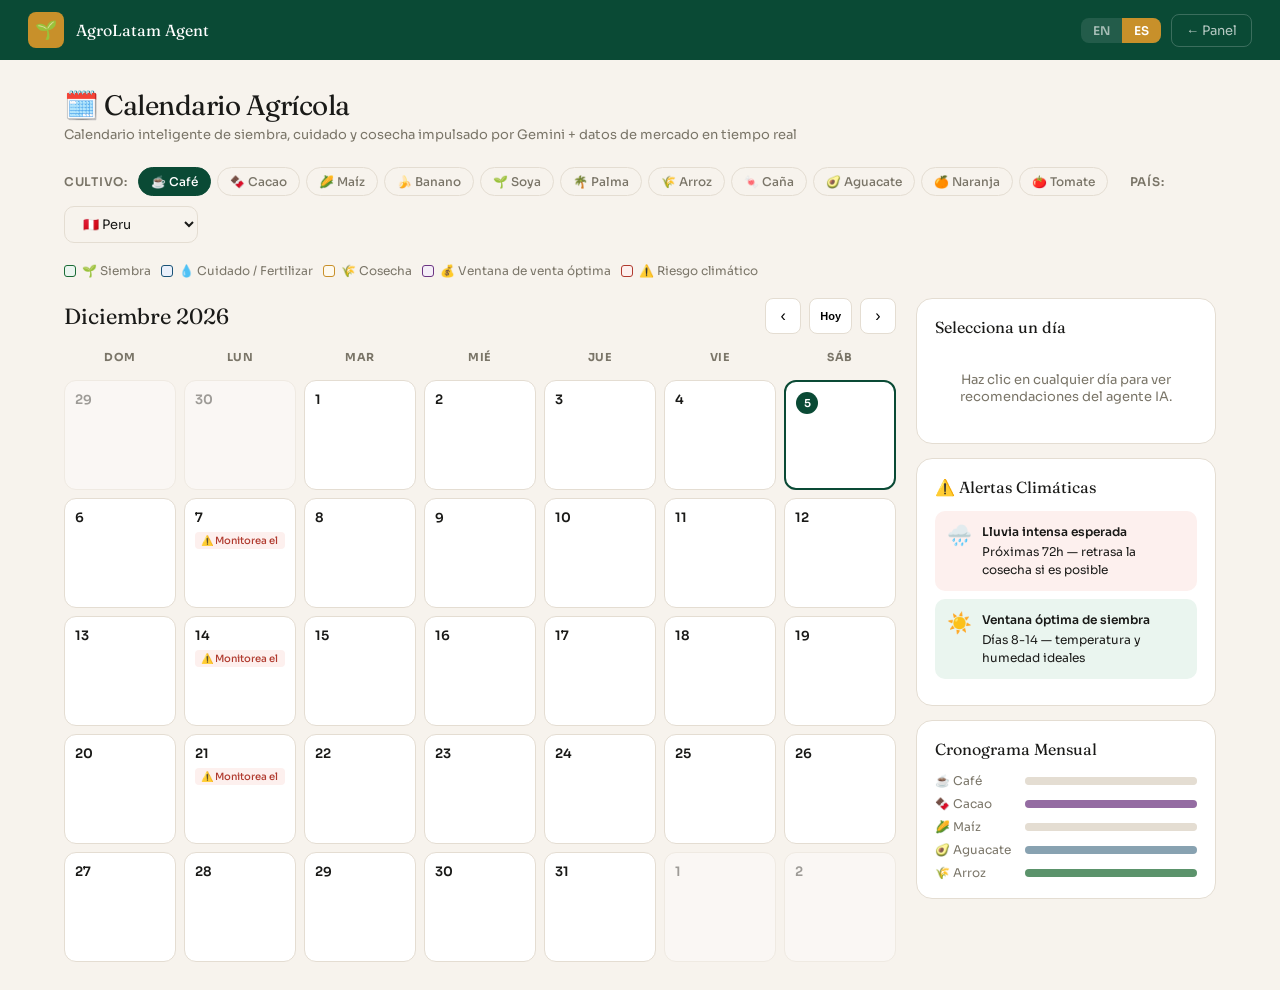
<file: frontend/calendar.html>
<!doctype html>
<html lang="en">
  <head>
    <meta charset="UTF-8" />
    <meta name="viewport" content="width=device-width, initial-scale=1.0" />
    <title>AgroLatam — Agricultural Calendar</title>
    <link
      href="https://fonts.googleapis.com/css2?family=Fraunces:ital,wght@0,300;0,400;0,600;1,400&family=Sora:wght@300;400;500;600&display=swap"
      rel="stylesheet"
    />
    <link rel="icon" href="data:image/svg+xml,%3Csvg xmlns='http://www.w3.org/2000/svg' viewBox='0 0 100 100'%3E%3Ctext x='50%25' y='50%25' dominant-baseline='middle' text-anchor='middle' font-size='72'%3E🌱%3C/text%3E%3C/svg%3E" />
    <style>
      :root {
        --forest: #0a4a35;
        --forest2: #0d5c42;
        --gold: #c8902a;
        --cream: #f7f3ed;
        --white: #fff;
        --ink: #1a1a18;
        --muted: #7a7568;
        --border: #e4ddd2;
        --plant: #1a6b35;
        --plant-bg: #eaf5ef;
        --care: #1a5276;
        --care-bg: #eaf0fb;
        --harvest: #c8902a;
        --harvest-bg: #fef9ee;
        --sell: #6c3483;
        --sell-bg: #f5eef8;
        --warn: #b03a2e;
        --warn-bg: #fdf0ee;
      }
      *,
      *::before,
      *::after {
        box-sizing: border-box;
        margin: 0;
        padding: 0;
      }
      body {
        font-family: "Sora", sans-serif;
        background: var(--cream);
        color: var(--ink);
        min-height: 100vh;
      }
      .navbar {
        background: var(--forest);
        height: 60px;
        display: flex;
        align-items: center;
        justify-content: space-between;
        padding: 0 28px;
        position: sticky;
        top: 0;
        z-index: 100;
      }
      .nav-brand {
        display: flex;
        align-items: center;
        gap: 12px;
        text-decoration: none;
      }
      .nav-logo {
        width: 36px;
        height: 36px;
        background: var(--gold);
        border-radius: 8px;
        display: flex;
        align-items: center;
        justify-content: center;
        font-size: 18px;
      }
      .nav-title {
        font-family: "Fraunces", serif;
        font-size: 16px;
        color: #fff;
      }
      .nav-right {
        display: flex;
        align-items: center;
        gap: 10px;
      }
      .nav-back {
        font-size: 13px;
        color: rgba(255, 255, 255, 0.7);
        text-decoration: none;
        padding: 7px 14px;
        border-radius: 8px;
        border: 1px solid rgba(255, 255, 255, 0.2);
        transition: all 0.2s;
      }
      .nav-back:hover {
        background: rgba(255, 255, 255, 0.1);
        color: #fff;
      }
      .lang-switcher {
        display: flex;
        background: rgba(255, 255, 255, 0.1);
        border-radius: 8px;
        overflow: hidden;
      }
      .lang-opt {
        padding: 5px 12px;
        font-size: 12px;
        font-weight: 600;
        cursor: pointer;
        border: none;
        background: transparent;
        color: rgba(255, 255, 255, 0.6);
        transition: all 0.2s;
        font-family: "Sora", sans-serif;
      }
      .lang-opt.active {
        background: var(--gold);
        color: #fff;
      }

      .page {
        max-width: 1200px;
        margin: 0 auto;
        padding: 28px 24px;
      }
      .page-header {
        margin-bottom: 24px;
      }
      .page-title {
        font-family: "Fraunces", serif;
        font-size: 28px;
        color: var(--ink);
        letter-spacing: -0.5px;
      }
      .page-sub {
        font-size: 13px;
        color: var(--muted);
        margin-top: 4px;
      }

      /* CROP + COUNTRY SELECTOR */
      .selectors {
        display: flex;
        flex-wrap: wrap;
        gap: 10px;
        margin-bottom: 20px;
        align-items: center;
      }
      .sel-label {
        font-size: 12px;
        font-weight: 600;
        color: var(--muted);
        text-transform: uppercase;
        letter-spacing: 0.06em;
      }
      .sel-crops {
        display: flex;
        flex-wrap: wrap;
        gap: 6px;
      }
      .sel-btn {
        display: flex;
        align-items: center;
        gap: 4px;
        padding: 6px 12px;
        border-radius: 20px;
        font-size: 12px;
        font-weight: 500;
        cursor: pointer;
        border: 1.5px solid var(--border);
        background: var(--cream);
        color: var(--muted);
        transition: all 0.2s;
        font-family: "Sora", sans-serif;
      }
      .sel-btn:hover {
        border-color: var(--forest);
        color: var(--forest);
      }
      .sel-btn.active {
        background: var(--forest);
        color: #fff;
        border-color: var(--forest);
      }
      select.country-sel {
        padding: 8px 14px;
        border: 1.5px solid var(--border);
        border-radius: 10px;
        font-size: 13px;
        font-family: "Sora", sans-serif;
        color: var(--ink);
        background: var(--cream);
        outline: none;
        cursor: pointer;
      }
      select.country-sel:focus {
        border-color: var(--forest);
      }

      /* LEGEND */
      .legend {
        display: flex;
        flex-wrap: wrap;
        gap: 10px;
        margin-bottom: 20px;
      }
      .leg-item {
        display: flex;
        align-items: center;
        gap: 6px;
        font-size: 12px;
        color: var(--muted);
      }
      .leg-dot {
        width: 12px;
        height: 12px;
        border-radius: 3px;
        flex-shrink: 0;
      }

      /* CALENDAR NAV */
      .cal-nav {
        display: flex;
        align-items: center;
        justify-content: space-between;
        margin-bottom: 16px;
      }
      .cal-month {
        font-family: "Fraunces", serif;
        font-size: 22px;
        color: var(--ink);
      }
      .cal-nav-btns {
        display: flex;
        gap: 8px;
      }
      .nav-btn {
        width: 36px;
        height: 36px;
        border-radius: 8px;
        border: 1.5px solid var(--border);
        background: var(--white);
        cursor: pointer;
        font-size: 16px;
        transition: all 0.2s;
        display: flex;
        align-items: center;
        justify-content: center;
      }
      .nav-btn:hover {
        border-color: var(--forest);
        color: var(--forest);
      }

      /* CALENDAR GRID */
      .cal-grid {
        display: grid;
        grid-template-columns: repeat(7, 1fr);
        gap: 8px;
      }
      .cal-dow {
        text-align: center;
        font-size: 11px;
        font-weight: 700;
        color: var(--muted);
        text-transform: uppercase;
        letter-spacing: 0.06em;
        padding-bottom: 8px;
      }
      .cal-day {
        background: var(--white);
        border: 1.5px solid var(--border);
        border-radius: 12px;
        padding: 10px;
        min-height: 110px;
        cursor: pointer;
        transition: all 0.2s;
        position: relative;
      }
      .cal-day:hover {
        border-color: var(--forest);
        box-shadow: 0 3px 12px rgba(10, 74, 53, 0.1);
      }
      .cal-day.today {
        border-color: var(--forest);
        border-width: 2px;
      }
      .cal-day.other-month {
        opacity: 0.4;
      }
      .cal-day.selected {
        border-color: var(--gold);
        border-width: 2px;
        box-shadow: 0 4px 16px rgba(200, 144, 42, 0.2);
      }
      .day-num {
        font-size: 13px;
        font-weight: 600;
        color: var(--ink);
        margin-bottom: 6px;
      }
      .cal-day.today .day-num {
        background: var(--forest);
        color: #fff;
        width: 22px;
        height: 22px;
        border-radius: 50%;
        display: flex;
        align-items: center;
        justify-content: center;
        font-size: 11px;
      }
      .day-events {
        display: flex;
        flex-direction: column;
        gap: 3px;
      }
      .day-event {
        font-size: 10px;
        padding: 2px 6px;
        border-radius: 4px;
        font-weight: 500;
        white-space: nowrap;
        overflow: hidden;
        text-overflow: ellipsis;
      }
      .ev-plant {
        background: var(--plant-bg);
        color: var(--plant);
      }
      .ev-care {
        background: var(--care-bg);
        color: var(--care);
      }
      .ev-harvest {
        background: var(--harvest-bg);
        color: var(--harvest);
      }
      .ev-sell {
        background: var(--sell-bg);
        color: var(--sell);
      }
      .ev-warn {
        background: var(--warn-bg);
        color: var(--warn);
      }

      /* SIDE PANEL */
      .main-layout {
        display: grid;
        grid-template-columns: 1fr 300px;
        gap: 20px;
      }
      .side-panel {
        display: flex;
        flex-direction: column;
        gap: 14px;
      }
      .panel-card {
        background: var(--white);
        border: 1px solid var(--border);
        border-radius: 16px;
        padding: 18px;
      }
      .panel-title {
        font-family: "Fraunces", serif;
        font-size: 16px;
        color: var(--ink);
        margin-bottom: 14px;
      }

      /* SELECTED DAY DETAIL */
      .detail-empty {
        text-align: center;
        padding: 20px;
        color: var(--muted);
        font-size: 13px;
      }
      .detail-event {
        display: flex;
        gap: 10px;
        align-items: flex-start;
        padding: 10px 0;
        border-bottom: 1px solid #f5f2ec;
      }
      .detail-event:last-child {
        border-bottom: none;
      }
      .detail-icon {
        width: 34px;
        height: 34px;
        border-radius: 8px;
        display: flex;
        align-items: center;
        justify-content: center;
        font-size: 16px;
        flex-shrink: 0;
      }
      .detail-title {
        font-size: 13px;
        font-weight: 600;
        color: var(--ink);
      }
      .detail-desc {
        font-size: 12px;
        color: var(--muted);
        margin-top: 3px;
        line-height: 1.5;
      }

      /* MONTHLY TIMELINE */
      .timeline {
        display: flex;
        flex-direction: column;
        gap: 8px;
      }
      .tl-row {
        display: flex;
        align-items: center;
        gap: 10px;
      }
      .tl-crop {
        font-size: 12px;
        min-width: 80px;
        color: var(--muted);
      }
      .tl-bar-wrap {
        flex: 1;
        height: 8px;
        background: var(--cream);
        border-radius: 4px;
        overflow: hidden;
        display: flex;
      }
      .tl-seg {
        height: 100%;
      }

      /* WEATHER ALERT */
      .weather-alert {
        display: flex;
        gap: 10px;
        align-items: flex-start;
        padding: 12px;
        border-radius: 10px;
        margin-bottom: 8px;
      }
      .wa-icon {
        font-size: 20px;
      }
      .wa-text {
        font-size: 12px;
        color: var(--ink);
        line-height: 1.5;
      }
      .wa-title {
        font-weight: 600;
        margin-bottom: 2px;
      }

      @media (max-width: 900px) {
        .main-layout {
          grid-template-columns: 1fr;
        }
        .cal-grid {
          gap: 4px;
        }
        .cal-day {
          min-height: 80px;
          padding: 6px;
        }
      }
    </style>
  </head>
  <body>
    <nav class="navbar">
      <a href="index.html" class="nav-brand">
        <div class="nav-logo">🌱</div>
        <span class="nav-title">AgroLatam Agent</span>
      </a>
      <div class="nav-right">
        <div class="lang-switcher">
          <button class="lang-opt active" onclick="setLang('en')">EN</button>
          <button class="lang-opt" onclick="setLang('es')">ES</button>
        </div>
        <a href="index.html" class="nav-back"
          >← <span data-en="Dashboard" data-es="Panel">Dashboard</span></a
        >
      </div>
    </nav>

    <div class="page">
      <div class="page-header">
        <div class="page-title">
          🗓️
          <span data-en="Agricultural Calendar" data-es="Calendario Agrícola"
            >Agricultural Calendar</span
          >
        </div>
        <div
          class="page-sub"
          data-en="Smart planting, care and harvest schedule powered by Gemini + real-time market data"
          data-es="Calendario inteligente de siembra, cuidado y cosecha impulsado por Gemini + datos de mercado en tiempo real"
        >
          Smart planting, care and harvest schedule powered by Gemini +
          real-time market data
        </div>
      </div>

      <!-- SELECTORS -->
      <div class="selectors">
        <span class="sel-label" data-en="Crop:" data-es="Cultivo:">Crop:</span>
        <div class="sel-crops" id="crop-btns"></div>
        <span
          class="sel-label"
          style="margin-left: 12px"
          data-en="Country:"
          data-es="País:"
          >Country:</span
        >
        <select
          class="country-sel"
          id="country-sel"
          onchange="updateCalendar()"
        >
          <option value="PE">🇵🇪 Peru</option>
          <option value="CO">🇨🇴 Colombia</option>
          <option value="BR">🇧🇷 Brazil</option>
          <option value="MX">🇲🇽 Mexico</option>
          <option value="EC">🇪🇨 Ecuador</option>
          <option value="BO">🇧🇴 Bolivia</option>
          <option value="AR">🇦🇷 Argentina</option>
          <option value="HN">🇭🇳 Honduras</option>
        </select>
      </div>

      <!-- LEGEND -->
      <div class="legend">
        <div class="leg-item">
          <div
            class="leg-dot"
            style="
              background: var(--plant-bg);
              border: 1.5px solid var(--plant);
            "
          ></div>
          <span data-en="🌱 Plant" data-es="🌱 Siembra">🌱 Plant</span>
        </div>
        <div class="leg-item">
          <div
            class="leg-dot"
            style="background: var(--care-bg); border: 1.5px solid var(--care)"
          ></div>
          <span data-en="💧 Care / Fertilize" data-es="💧 Cuidado / Fertilizar"
            >💧 Care / Fertilize</span
          >
        </div>
        <div class="leg-item">
          <div
            class="leg-dot"
            style="
              background: var(--harvest-bg);
              border: 1.5px solid var(--harvest);
            "
          ></div>
          <span data-en="🌾 Harvest" data-es="🌾 Cosecha">🌾 Harvest</span>
        </div>
        <div class="leg-item">
          <div
            class="leg-dot"
            style="background: var(--sell-bg); border: 1.5px solid var(--sell)"
          ></div>
          <span
            data-en="💰 Best sell window"
            data-es="💰 Ventana de venta óptima"
            >💰 Best sell window</span
          >
        </div>
        <div class="leg-item">
          <div
            class="leg-dot"
            style="background: var(--warn-bg); border: 1.5px solid var(--warn)"
          ></div>
          <span data-en="⚠️ Weather risk" data-es="⚠️ Riesgo climático"
            >⚠️ Weather risk</span
          >
        </div>
      </div>

      <div class="main-layout">
        <!-- CALENDAR -->
        <div>
          <div class="cal-nav">
            <div class="cal-month" id="cal-month">—</div>
            <div class="cal-nav-btns">
              <button class="nav-btn" onclick="prevMonth()">‹</button>
              <button
                class="nav-btn"
                onclick="goToday()"
                style="
                  font-size: 11px;
                  font-weight: 600;
                  width: auto;
                  padding: 0 10px;
                "
                data-en="Today"
                data-es="Hoy"
              >
                Today
              </button>
              <button class="nav-btn" onclick="nextMonth()">›</button>
            </div>
          </div>
          <div class="cal-grid" id="cal-grid"></div>
        </div>

        <!-- SIDE PANEL -->
        <div class="side-panel">
          <!-- SELECTED DAY -->
          <div class="panel-card">
            <div
              class="panel-title"
              id="detail-title"
              data-en="Select a day"
              data-es="Selecciona un día"
            >
              Select a day
            </div>
            <div id="detail-body">
              <div
                class="detail-empty"
                data-en="Click any day to see recommendations from the AI agent."
                data-es="Haz clic en cualquier día para ver recomendaciones del agente IA."
              >
                Click any day to see recommendations from the AI agent.
              </div>
            </div>
          </div>

          <!-- WEATHER ALERTS -->
          <div class="panel-card">
            <div
              class="panel-title"
              data-en="⚠️ Weather Alerts"
              data-es="⚠️ Alertas Climáticas"
            >
              ⚠️ Weather Alerts
            </div>
            <div id="weather-alerts">
              <div class="weather-alert" style="background: var(--warn-bg)">
                <div class="wa-icon">🌧️</div>
                <div class="wa-text">
                  <div
                    class="wa-title"
                    data-en="Heavy rain expected"
                    data-es="Lluvia intensa esperada"
                  >
                    Heavy rain expected
                  </div>
                  <span
                    data-en="Next 72h — delay harvest if possible"
                    data-es="Próximas 72h — retrasa la cosecha si es posible"
                    >Next 72h — delay harvest if possible</span
                  >
                </div>
              </div>
              <div class="weather-alert" style="background: var(--plant-bg)">
                <div class="wa-icon">☀️</div>
                <div class="wa-text">
                  <div
                    class="wa-title"
                    data-en="Optimal planting window"
                    data-es="Ventana óptima de siembra"
                  >
                    Optimal planting window
                  </div>
                  <span
                    data-en="Days 8-14 — ideal temperature and humidity"
                    data-es="Días 8-14 — temperatura y humedad ideales"
                    >Days 8-14 — ideal temperature and humidity</span
                  >
                </div>
              </div>
            </div>
          </div>

          <!-- MONTHLY OVERVIEW -->
          <div class="panel-card">
            <div
              class="panel-title"
              data-en="Monthly Timeline"
              data-es="Cronograma Mensual"
            >
              Monthly Timeline
            </div>
            <div class="timeline" id="timeline"></div>
          </div>
        </div>
      </div>
    </div>

    <script>
      let lang = localStorage.getItem("lang") || "en";
      let selectedCrop = "coffee";
      let currentDate = new Date();
      let selectedDay = null;

      // ── CROP DATA ─────────────────────────────────────────────────────────────────
      const CROPS = {
        coffee: { icon: "☕", en: "Coffee", es: "Café" },
        cacao: { icon: "🍫", en: "Cacao", es: "Cacao" },
        corn: { icon: "🌽", en: "Corn", es: "Maíz" },
        banana: { icon: "🍌", en: "Banana", es: "Banano" },
        soy: { icon: "🌱", en: "Soy", es: "Soya" },
        palm_oil: { icon: "🌴", en: "Palm Oil", es: "Palma" },
        rice: { icon: "🌾", en: "Rice", es: "Arroz" },
        sugarcane: { icon: "🍬", en: "Sugarcane", es: "Caña" },
        avocado: { icon: "🥑", en: "Avocado", es: "Aguacate" },
        orange: { icon: "🍊", en: "Orange", es: "Naranja" },
        tomato: { icon: "🍅", en: "Tomato", es: "Tomate" },
      };

      // ── AGRICULTURAL CALENDAR DATA ────────────────────────────────────────────────
      // Month arrays (1=Jan, 12=Dec), activities per crop per country
      const AGRO_DATA = {
        coffee: {
          PE: {
            plant: [3, 4, 9, 10],
            care: [1, 2, 5, 6, 7, 8],
            harvest: [6, 7, 8, 9],
            sell: [7, 8, 9],
          },
          CO: {
            plant: [9, 10, 3, 4],
            care: [1, 2, 5, 6, 11, 12],
            harvest: [10, 11, 12, 1],
            sell: [11, 12, 1],
          },
          BR: {
            plant: [10, 11],
            care: [12, 1, 2, 3, 4, 5, 6, 7],
            harvest: [6, 7, 8, 9],
            sell: [8, 9, 10],
          },
          HN: {
            plant: [5, 6],
            care: [7, 8, 9, 10],
            harvest: [11, 12, 1],
            sell: [12, 1, 2],
          },
          default: {
            plant: [3, 4],
            care: [5, 6, 7, 8],
            harvest: [9, 10, 11],
            sell: [10, 11],
          },
        },
        cacao: {
          PE: {
            plant: [9, 10, 11],
            care: [12, 1, 2, 3, 4, 5],
            harvest: [5, 6, 7, 8, 11, 12],
            sell: [6, 7, 12, 1],
          },
          EC: {
            plant: [4, 5, 9, 10],
            care: [1, 2, 3, 6, 7, 8],
            harvest: [5, 6, 10, 11],
            sell: [6, 11, 12],
          },
          BR: {
            plant: [9, 10],
            care: [11, 12, 1, 2, 3, 4, 5, 6],
            harvest: [4, 5, 6, 10, 11],
            sell: [5, 6, 11],
          },
          default: {
            plant: [4, 5],
            care: [6, 7, 8, 9, 10],
            harvest: [10, 11, 12],
            sell: [11, 12],
          },
        },
        corn: {
          MX: {
            plant: [3, 4, 5],
            care: [6, 7],
            harvest: [8, 9, 10],
            sell: [9, 10],
          },
          AR: {
            plant: [9, 10, 11],
            care: [12, 1, 2],
            harvest: [3, 4, 5],
            sell: [4, 5],
          },
          BR: {
            plant: [9, 10, 11],
            care: [12, 1, 2, 3],
            harvest: [3, 4, 5],
            sell: [4, 5, 6],
          },
          default: {
            plant: [3, 4],
            care: [5, 6, 7],
            harvest: [8, 9],
            sell: [9, 10],
          },
        },
        avocado: {
          MX: {
            plant: [6, 7, 8],
            care: [9, 10, 11, 12, 1, 2],
            harvest: [11, 12, 1, 2, 3],
            sell: [12, 1, 2, 3],
          },
          PE: {
            plant: [9, 10],
            care: [11, 12, 1, 2, 3],
            harvest: [3, 4, 5, 6],
            sell: [4, 5, 6],
          },
          default: {
            plant: [8, 9],
            care: [10, 11, 12, 1, 2],
            harvest: [3, 4, 5],
            sell: [4, 5],
          },
        },
        rice: {
          BR: {
            plant: [10, 11, 12],
            care: [1, 2, 3],
            harvest: [3, 4, 5],
            sell: [4, 5, 6],
          },
          CO: {
            plant: [3, 4, 9, 10],
            care: [5, 6, 11, 12],
            harvest: [7, 8, 1, 2],
            sell: [8, 9, 2, 3],
          },
          PE: {
            plant: [10, 11, 12],
            care: [1, 2],
            harvest: [3, 4, 5],
            sell: [4, 5],
          },
          default: {
            plant: [4, 5],
            care: [6, 7, 8],
            harvest: [9, 10],
            sell: [10, 11],
          },
        },
        palm_oil: {
          CO: {
            plant: [3, 4, 5, 9, 10],
            care: [1, 2, 6, 7, 8, 11, 12],
            harvest: [1, 2, 3, 4, 5, 6, 7, 8, 9, 10, 11, 12],
            sell: [3, 4, 9, 10],
          },
          EC: {
            plant: [4, 5, 10, 11],
            care: [1, 2, 3, 6, 7, 8],
            harvest: [1, 2, 3, 4, 5, 6, 7, 8, 9, 10, 11, 12],
            sell: [3, 4, 9, 10],
          },
          HN: {
            plant: [5, 6, 11, 12],
            care: [1, 2, 3, 7, 8, 9],
            harvest: [1, 2, 3, 4, 5, 6, 7, 8, 9, 10, 11, 12],
            sell: [4, 5, 10, 11],
          },
          default: {
            plant: [4, 5],
            care: [6, 7, 8, 9, 10, 11],
            harvest: [3, 4, 5, 6, 9, 10, 11, 12],
            sell: [4, 5, 10],
          },
        },
        banana: {
          EC: {
            plant: [1, 2, 3, 4, 5, 6, 7, 8, 9, 10, 11, 12],
            care: [1, 2, 3, 4, 5, 6, 7, 8, 9, 10, 11, 12],
            harvest: [1, 2, 3, 4, 5, 6, 7, 8, 9, 10, 11, 12],
            sell: [3, 4, 9, 10],
          },
          CO: {
            plant: [1, 3, 7, 9],
            care: [2, 4, 5, 6, 8, 10, 11, 12],
            harvest: [1, 2, 3, 4, 5, 6, 7, 8, 9, 10, 11, 12],
            sell: [3, 4, 9, 10],
          },
          default: {
            plant: [3, 4, 9],
            care: [5, 6, 7, 8, 10, 11],
            harvest: [1, 2, 3, 4, 5, 6, 7, 8, 9, 10, 11, 12],
            sell: [4, 5, 10],
          },
        },
        sugarcane: {
          BR: {
            plant: [9, 10, 11],
            care: [12, 1, 2, 3, 4, 5, 6, 7, 8],
            harvest: [5, 6, 7, 8, 9, 10, 11],
            sell: [6, 7, 8],
          },
          MX: {
            plant: [10, 11, 12],
            care: [1, 2, 3, 4, 5, 6, 7, 8, 9],
            harvest: [12, 1, 2, 3, 4, 5],
            sell: [1, 2, 3],
          },
          default: {
            plant: [10, 11],
            care: [12, 1, 2, 3, 4, 5, 6, 7],
            harvest: [12, 1, 2, 3, 4, 5],
            sell: [1, 2],
          },
        },
        soy: {
          BR: {
            plant: [9, 10, 11, 12],
            care: [1, 2, 3],
            harvest: [3, 4, 5, 6],
            sell: [4, 5, 6, 7],
          },
          AR: {
            plant: [10, 11, 12],
            care: [1, 2, 3],
            harvest: [4, 5, 6],
            sell: [5, 6, 7],
          },
          default: {
            plant: [10, 11],
            care: [12, 1, 2, 3],
            harvest: [4, 5],
            sell: [5, 6],
          },
        },
        orange: {
          BR: {
            plant: [7, 8, 9],
            care: [10, 11, 12, 1, 2, 3, 4, 5, 6],
            harvest: [6, 7, 8, 9, 10, 11],
            sell: [7, 8, 9, 10],
          },
          MX: {
            plant: [6, 7, 8],
            care: [9, 10, 11, 12, 1, 2, 3, 4, 5],
            harvest: [11, 12, 1, 2, 3, 4],
            sell: [12, 1, 2, 3],
          },
          default: {
            plant: [7, 8],
            care: [9, 10, 11, 12, 1, 2, 3, 4, 5, 6],
            harvest: [11, 12, 1, 2, 3],
            sell: [12, 1, 2],
          },
        },
        tomato: {
          MX: {
            plant: [1, 2, 7, 8],
            care: [3, 4, 5, 9, 10],
            harvest: [4, 5, 6, 10, 11, 12],
            sell: [5, 6, 11, 12],
          },
          BR: {
            plant: [7, 8, 9],
            care: [10, 11, 12],
            harvest: [12, 1, 2, 3],
            sell: [1, 2, 3],
          },
          default: {
            plant: [2, 3, 8, 9],
            care: [4, 5, 6, 10, 11],
            harvest: [5, 6, 7, 11, 12],
            sell: [6, 7, 12],
          },
        },
      };

      function getAgroData(crop, country) {
        const cd = AGRO_DATA[crop] || {};
        return (
          cd[country] ||
          cd.default || { plant: [], care: [], harvest: [], sell: [] }
        );
      }

      // ── EVENTS FOR DAY ────────────────────────────────────────────────────────────
      function getEventsForDay(year, month, day) {
        const country = document.getElementById("country-sel")?.value || "PE";
        const d = getAgroData(selectedCrop, country);
        const m = month + 1;
        const events = [];
        const c = CROPS[selectedCrop];
        const name =
          lang === "es" ? c?.es || selectedCrop : c?.en || selectedCrop;

        if (d.plant.includes(m)) {
          events.push({
            type: "plant",
            title: lang === "es" ? `🌱 Siembra de ${name}` : `🌱 Plant ${name}`,
            desc:
              lang === "es"
                ? `Condiciones óptimas para sembrar ${name} este mes.`
                : `Optimal conditions to plant ${name} this month.`,
          });
        }
        if (d.care.includes(m)) {
          const careActs =
            lang === "es"
              ? [
                  "Fertilización recomendada",
                  "Control de plagas",
                  "Riego programado",
                  "Poda y mantenimiento",
                ]
              : [
                  "Fertilization recommended",
                  "Pest control",
                  "Scheduled irrigation",
                  "Pruning and maintenance",
                ];
          events.push({
            type: "care",
            title: lang === "es" ? `💧 Cuidado de ${name}` : `💧 ${name} Care`,
            desc: careActs[day % careActs.length],
          });
        }
        if (d.harvest.includes(m)) {
          events.push({
            type: "harvest",
            title:
              lang === "es" ? `🌾 Cosecha de ${name}` : `🌾 Harvest ${name}`,
            desc:
              lang === "es"
                ? `Período de cosecha activo. Revisa madurez y humedad.`
                : `Active harvest period. Check ripeness and moisture.`,
          });
        }
        if (d.sell.includes(m)) {
          events.push({
            type: "sell",
            title: lang === "es" ? `💰 Venta óptima` : `💰 Optimal sell`,
            desc:
              lang === "es"
                ? `Precios históricamente altos este mes. Vende tu producción.`
                : `Prices historically high this month. Sell your production.`,
          });
        }
        // Weather risk on some days
        if (day === 7 || day === 14 || day === 21) {
          events.push({
            type: "warn",
            title:
              lang === "es" ? "⚠️ Monitorea el clima" : "⚠️ Monitor weather",
            desc:
              lang === "es"
                ? "Revisa pronóstico antes de actividades de campo."
                : "Check forecast before field activities.",
          });
        }
        return events;
      }

      // ── RENDER CALENDAR ───────────────────────────────────────────────────────────
      function renderCalendar() {
        const year = currentDate.getFullYear();
        const month = currentDate.getMonth();
        const today = new Date();

        const months = {
          en: [
            "January",
            "February",
            "March",
            "April",
            "May",
            "June",
            "July",
            "August",
            "September",
            "October",
            "November",
            "December",
          ],
          es: [
            "Enero",
            "Febrero",
            "Marzo",
            "Abril",
            "Mayo",
            "Junio",
            "Julio",
            "Agosto",
            "Septiembre",
            "Octubre",
            "Noviembre",
            "Diciembre",
          ],
        };
        document.getElementById("cal-month").textContent =
          `${months[lang][month]} ${year}`;

        const dows = {
          en: ["Sun", "Mon", "Tue", "Wed", "Thu", "Fri", "Sat"],
          es: ["Dom", "Lun", "Mar", "Mié", "Jue", "Vie", "Sáb"],
        };

        const first = new Date(year, month, 1).getDay();
        const daysInMonth = new Date(year, month + 1, 0).getDate();
        const daysInPrev = new Date(year, month, 0).getDate();

        let html = dows[lang]
          .map((d) => `<div class="cal-dow">${d}</div>`)
          .join("");

        // Prev month days
        for (let i = first - 1; i >= 0; i--) {
          html += `<div class="cal-day other-month"><div class="day-num">${daysInPrev - i}</div></div>`;
        }

        // Current month
        for (let d = 1; d <= daysInMonth; d++) {
          const isToday =
            d === today.getDate() &&
            month === today.getMonth() &&
            year === today.getFullYear();
          const isSel =
            selectedDay &&
            selectedDay.d === d &&
            selectedDay.m === month &&
            selectedDay.y === year;
          const events = getEventsForDay(year, month, d);
          const evHtml = events
            .slice(0, 3)
            .map(
              (e) =>
                `<div class="day-event ev-${e.type}">${e.title.split(" ").slice(0, 3).join(" ")}</div>`,
            )
            .join("");
          html += `<div class="cal-day${isToday ? " today" : ""}${isSel ? " selected" : ""}" onclick="selectDay(${d},${month},${year})">
      <div class="day-num">${d}</div>
      <div class="day-events">${evHtml}</div>
    </div>`;
        }

        // Next month
        const total = first + daysInMonth;
        const rem = total % 7 === 0 ? 0 : 7 - (total % 7);
        for (let i = 1; i <= rem; i++) {
          html += `<div class="cal-day other-month"><div class="day-num">${i}</div></div>`;
        }

        document.getElementById("cal-grid").innerHTML = html;
        renderTimeline(year, month);
      }

      // ── SELECT DAY ────────────────────────────────────────────────────────────────
      function selectDay(d, m, y) {
        selectedDay = { d, m, y };
        renderCalendar();

        const events = getEventsForDay(y, m, d);
        const months = {
          en: [
            "Jan",
            "Feb",
            "Mar",
            "Apr",
            "May",
            "Jun",
            "Jul",
            "Aug",
            "Sep",
            "Oct",
            "Nov",
            "Dec",
          ],
          es: [
            "Ene",
            "Feb",
            "Mar",
            "Abr",
            "May",
            "Jun",
            "Jul",
            "Ago",
            "Sep",
            "Oct",
            "Nov",
            "Dic",
          ],
        };
        document.getElementById("detail-title").textContent =
          `${d} ${months[lang][m]} ${y}`;

        if (!events.length) {
          document.getElementById("detail-body").innerHTML =
            `<div class="detail-empty">${lang === "es" ? "Sin actividades este día." : "No activities this day."}</div>`;
          return;
        }

        const icons = {
          plant: "🌱",
          care: "💧",
          harvest: "🌾",
          sell: "💰",
          warn: "⚠️",
        };
        const colors = {
          plant: "var(--plant-bg)",
          care: "var(--care-bg)",
          harvest: "var(--harvest-bg)",
          sell: "var(--sell-bg)",
          warn: "var(--warn-bg)",
        };
        document.getElementById("detail-body").innerHTML = events
          .map(
            (e) => `
    <div class="detail-event">
      <div class="detail-icon" style="background:${colors[e.type]};">${icons[e.type]}</div>
      <div>
        <div class="detail-title">${e.title}</div>
        <div class="detail-desc">${e.desc}</div>
      </div>
    </div>`,
          )
          .join("");
      }

      // ── TIMELINE ─────────────────────────────────────────────────────────────────
      function renderTimeline(year, month) {
        const country = document.getElementById("country-sel")?.value || "PE";
        const daysInMonth = new Date(year, month + 1, 0).getDate();
        const topCrops = ["coffee", "cacao", "corn", "avocado", "rice"];
        const typeColors = {
          plant: "#1A6B35",
          care: "#1A5276",
          harvest: "#C8902A",
          sell: "#6C3483",
        };

        const html = topCrops
          .map((crop) => {
            const d = getAgroData(crop, country);
            const m = month + 1;
            const c = CROPS[crop];
            const name = lang === "es" ? c?.es || crop : c?.en || crop;

            const segs = Array.from({ length: daysInMonth }, (_, i) => {
              const dayOfWeek = new Date(year, month, i + 1).getDay();
              if (d.sell.includes(m))
                return `<div class="tl-seg" style="flex:1;background:${typeColors.sell};opacity:.7;"></div>`;
              if (d.harvest.includes(m))
                return `<div class="tl-seg" style="flex:1;background:${typeColors.harvest};opacity:.7;"></div>`;
              if (d.plant.includes(m))
                return `<div class="tl-seg" style="flex:1;background:${typeColors.plant};opacity:.7;"></div>`;
              if (d.care.includes(m))
                return `<div class="tl-seg" style="flex:1;background:${typeColors.care};opacity:.5;"></div>`;
              return `<div class="tl-seg" style="flex:1;background:var(--border);"></div>`;
            }).join("");

            return `<div class="tl-row">
      <div class="tl-crop">${c?.icon || ""} ${name}</div>
      <div class="tl-bar-wrap">${segs}</div>
    </div>`;
          })
          .join("");

        document.getElementById("timeline").innerHTML = html;
      }

      // ── CROP SELECTOR ─────────────────────────────────────────────────────────────
      function renderCropBtns() {
        document.getElementById("crop-btns").innerHTML = Object.entries(CROPS)
          .map(([key, c]) => {
            const name = lang === "es" ? c.es : c.en;
            return `<button class="sel-btn ${key === selectedCrop ? "active" : ""}" onclick="setCrop('${key}')">${c.icon} ${name}</button>`;
          })
          .join("");
      }

      function setCrop(key) {
        selectedCrop = key;
        renderCropBtns();
        renderCalendar();
      }

      function updateCalendar() {
        renderCalendar();
      }
      function prevMonth() {
        currentDate.setMonth(currentDate.getMonth() - 1);
        renderCalendar();
      }
      function nextMonth() {
        currentDate.setMonth(currentDate.getMonth() + 1);
        renderCalendar();
      }
      function goToday() {
        currentDate = new Date();
        renderCalendar();
      }

      // ── LANGUAGE ──────────────────────────────────────────────────────────────────
      function setLang(l) {
        lang = l;
        localStorage.setItem("lang", l);
        document
          .querySelectorAll(".lang-opt")
          .forEach((b, i) =>
            b.classList.toggle(
              "active",
              (l === "en" && i === 0) || (l === "es" && i === 1),
            ),
          );
        document
          .querySelectorAll("[data-en]")
          .forEach((el) => (el.textContent = el.dataset[l]));
        renderCropBtns();
        renderCalendar();
      }

      // ── INIT ──────────────────────────────────────────────────────────────────────
      setLang(lang);
      renderCropBtns();
      renderCalendar();
    </script>
  </body>
</html>
</file>
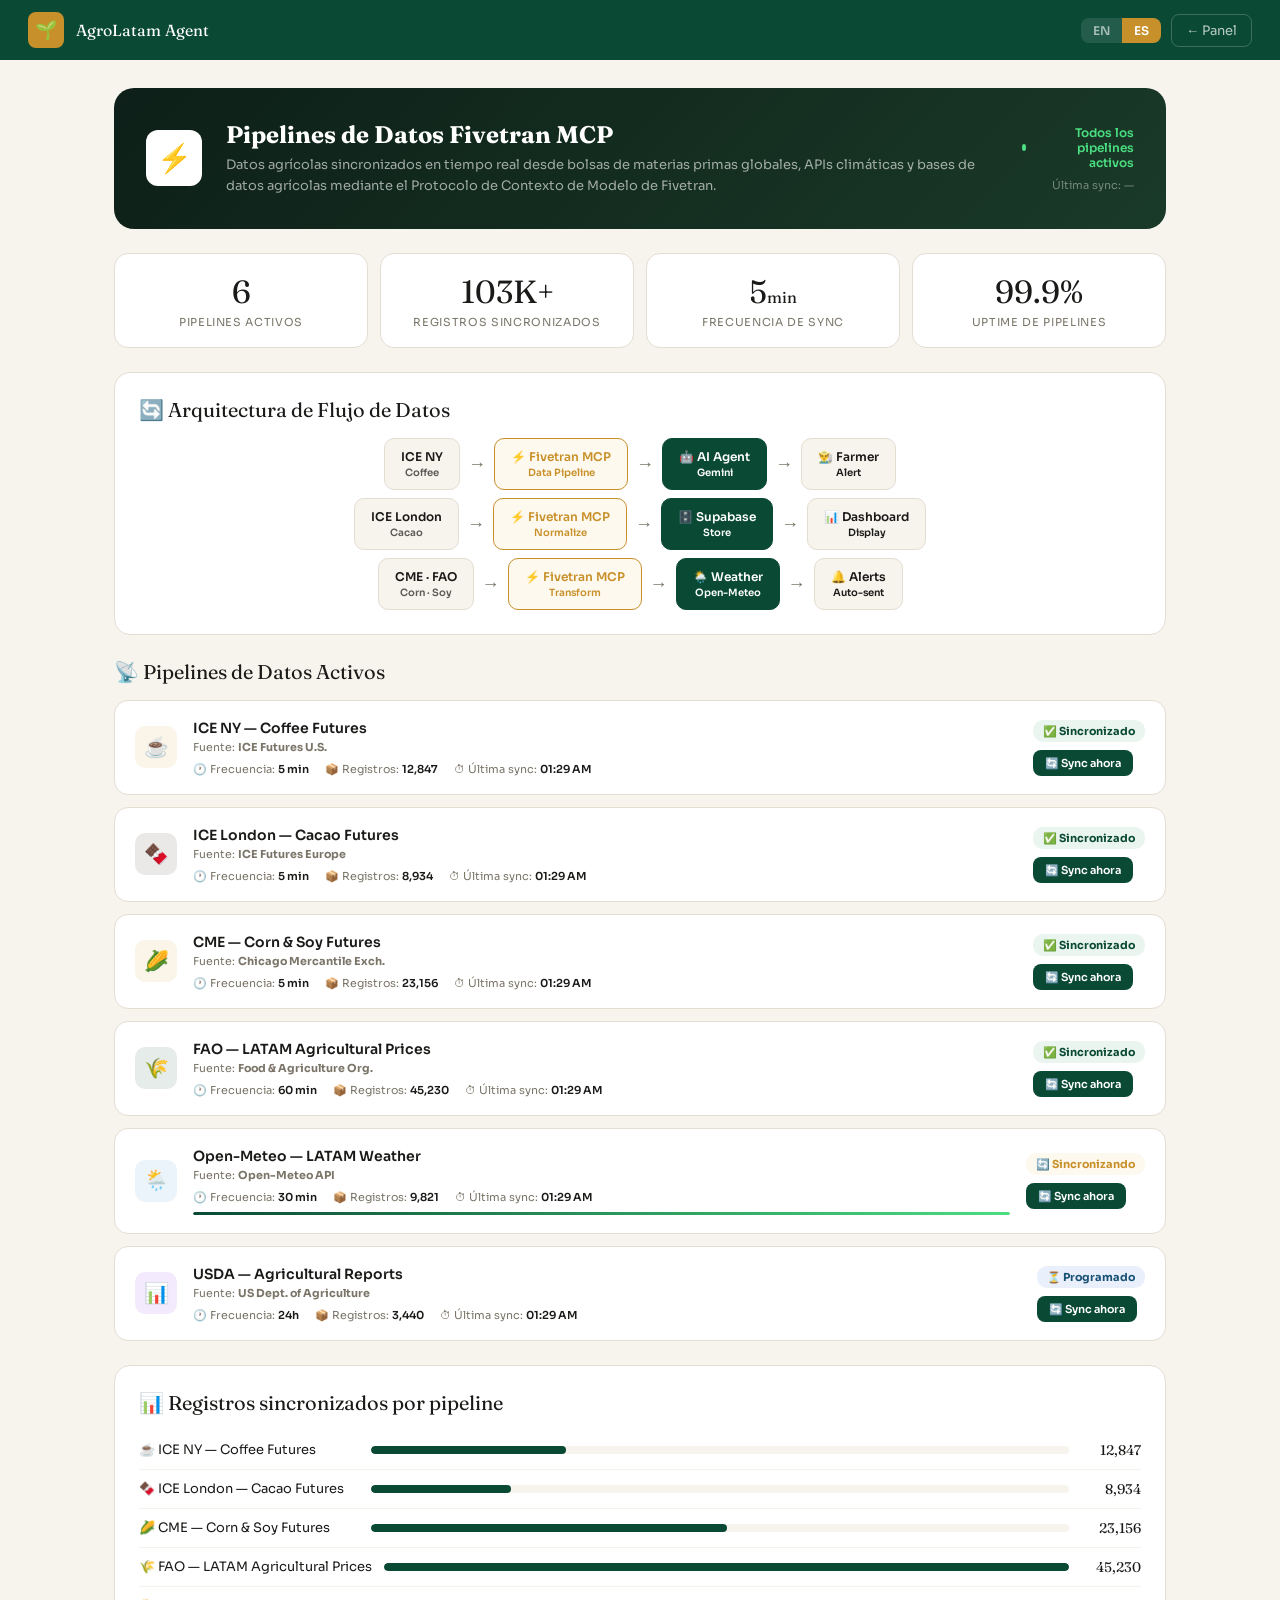
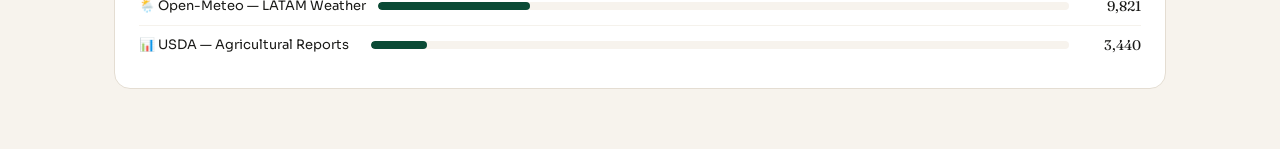
<file: frontend/fivetran.html>
<!doctype html>
<html lang="es">
  <head>
    <meta charset="UTF-8" />
    <meta name="viewport" content="width=device-width, initial-scale=1.0" />
    <meta name="google" content="notranslate" />
    <title>AgroLatam — Fivetran Data Pipelines</title>
    <link
      href="https://fonts.googleapis.com/css2?family=Fraunces:ital,wght@0,300;0,400;0,600;1,400&family=Sora:wght@300;400;500;600&display=swap"
      rel="stylesheet"
    />
    <link rel="icon" href="data:image/svg+xml,%3Csvg xmlns='http://www.w3.org/2000/svg' viewBox='0 0 100 100'%3E%3Ctext x='50%25' y='50%25' dominant-baseline='middle' text-anchor='middle' font-size='72'%3E🌱%3C/text%3E%3C/svg%3E" />
    <style>
      :root {
        --forest: #0a4a35;
        --forest2: #0d5c42;
        --gold: #c8902a;
        --cream: #f7f3ed;
        --white: #fff;
        --ink: #1a1a18;
        --muted: #7a7568;
        --border: #e4ddd2;
      }
      *,
      *::before,
      *::after {
        box-sizing: border-box;
        margin: 0;
        padding: 0;
      }
      body {
        font-family: "Sora", sans-serif;
        background: var(--cream);
        color: var(--ink);
      }
      .navbar {
        background: var(--forest);
        height: 60px;
        display: flex;
        align-items: center;
        justify-content: space-between;
        padding: 0 28px;
        position: sticky;
        top: 0;
        z-index: 100;
      }
      .nav-brand {
        display: flex;
        align-items: center;
        gap: 12px;
        text-decoration: none;
      }
      .nav-logo {
        width: 36px;
        height: 36px;
        background: var(--gold);
        border-radius: 8px;
        display: flex;
        align-items: center;
        justify-content: center;
        font-size: 18px;
      }
      .nav-title {
        font-family: "Fraunces", serif;
        font-size: 16px;
        color: #fff;
      }
      .nav-right {
        display: flex;
        align-items: center;
        gap: 10px;
      }
      .nav-back {
        font-size: 13px;
        color: rgba(255, 255, 255, 0.7);
        text-decoration: none;
        padding: 7px 14px;
        border-radius: 8px;
        border: 1px solid rgba(255, 255, 255, 0.2);
      }
      .lang-switcher {
        display: flex;
        background: rgba(255, 255, 255, 0.1);
        border-radius: 8px;
        overflow: hidden;
      }
      .lang-opt {
        padding: 5px 12px;
        font-size: 12px;
        font-weight: 600;
        cursor: pointer;
        border: none;
        background: transparent;
        color: rgba(255, 255, 255, 0.6);
        transition: all 0.2s;
        font-family: "Sora", sans-serif;
      }
      .lang-opt.active {
        background: var(--gold);
        color: #fff;
      }

      .page {
        max-width: 1100px;
        margin: 0 auto;
        padding: 28px 24px 60px;
      }

      /* HERO */
      .fivetran-hero {
        background: linear-gradient(135deg, #0d1f18, #1a3a28);
        border-radius: 20px;
        padding: 32px;
        margin-bottom: 24px;
        display: flex;
        align-items: center;
        gap: 24px;
      }
      .ft-logo {
        width: 56px;
        height: 56px;
        background: #fff;
        border-radius: 12px;
        display: flex;
        align-items: center;
        justify-content: center;
        font-size: 28px;
        flex-shrink: 0;
      }
      .ft-hero-text h1 {
        font-family: "Fraunces", serif;
        font-size: 24px;
        color: #fff;
        margin-bottom: 6px;
      }
      .ft-hero-text p {
        font-size: 13px;
        color: rgba(255, 255, 255, 0.6);
        line-height: 1.6;
      }
      .ft-status-badge {
        margin-left: auto;
        display: flex;
        flex-direction: column;
        gap: 8px;
        text-align: right;
      }
      .ft-live {
        display: flex;
        align-items: center;
        gap: 6px;
        font-size: 12px;
        color: #4ade80;
        font-weight: 600;
      }
      .ft-dot {
        width: 7px;
        height: 7px;
        background: #4ade80;
        border-radius: 50%;
        animation: pulse 1.5s infinite;
      }
      @keyframes pulse {
        0%,
        100% {
          opacity: 1;
        }
        50% {
          opacity: 0.3;
        }
      }
      .ft-last-sync {
        font-size: 11px;
        color: rgba(255, 255, 255, 0.4);
      }

      /* KPIs */
      .kpi-row {
        display: grid;
        grid-template-columns: repeat(4, 1fr);
        gap: 12px;
        margin-bottom: 24px;
      }
      .kpi {
        background: var(--white);
        border: 1px solid var(--border);
        border-radius: 14px;
        padding: 18px;
        text-align: center;
      }
      .kpi-val {
        font-family: "Fraunces", serif;
        font-size: 32px;
        color: var(--ink);
        margin-bottom: 4px;
      }
      .kpi-label {
        font-size: 11px;
        color: var(--muted);
        text-transform: uppercase;
        letter-spacing: 0.06em;
      }

      /* PIPELINES */
      .section-title {
        font-family: "Fraunces", serif;
        font-size: 20px;
        color: var(--ink);
        margin-bottom: 16px;
      }
      .pipeline-card {
        background: var(--white);
        border: 1px solid var(--border);
        border-radius: 14px;
        padding: 18px 20px;
        margin-bottom: 12px;
        display: flex;
        align-items: center;
        gap: 16px;
        transition: all 0.2s;
      }
      .pipeline-card:hover {
        box-shadow: 0 4px 16px rgba(0, 0, 0, 0.08);
        transform: translateY(-1px);
      }
      .pipeline-icon {
        width: 42px;
        height: 42px;
        border-radius: 10px;
        display: flex;
        align-items: center;
        justify-content: center;
        font-size: 20px;
        flex-shrink: 0;
      }
      .pipeline-info {
        flex: 1;
      }
      .pipeline-name {
        font-size: 14px;
        font-weight: 600;
        color: var(--ink);
        margin-bottom: 3px;
      }
      .pipeline-source {
        font-size: 11px;
        color: var(--muted);
      }
      .pipeline-stats {
        display: flex;
        gap: 16px;
        margin-top: 8px;
      }
      .pstat {
        font-size: 11px;
        color: var(--muted);
      }
      .pstat strong {
        color: var(--ink);
        font-weight: 600;
      }
      .pipeline-status {
        text-align: right;
      }
      .status-pill {
        display: inline-block;
        font-size: 11px;
        font-weight: 700;
        padding: 4px 10px;
        border-radius: 10px;
      }
      .st-synced {
        background: #eaf5ef;
        color: #0a4a35;
      }
      .st-syncing {
        background: #fef9ee;
        color: #c8902a;
      }
      .st-scheduled {
        background: #eaf0fb;
        color: #1a5276;
      }
      .st-error {
        background: #fee2e2;
        color: #dc2626;
      }
      .sync-btn {
        display: flex;
        align-items: center;
        gap: 4px;
        padding: 6px 12px;
        background: var(--forest);
        color: #fff;
        border: none;
        border-radius: 8px;
        font-size: 11px;
        font-weight: 600;
        cursor: pointer;
        margin-top: 6px;
        font-family: "Sora", sans-serif;
        transition: all 0.2s;
      }
      .sync-btn:hover {
        background: var(--forest2);
      }
      .progress-bar {
        height: 3px;
        background: var(--border);
        border-radius: 2px;
        margin-top: 8px;
        overflow: hidden;
      }
      .progress-fill {
        height: 100%;
        background: linear-gradient(90deg, var(--forest), #4ade80);
        border-radius: 2px;
        animation: progress 2s ease-in-out infinite;
      }
      @keyframes progress {
        0% {
          width: 20%;
        }
        50% {
          width: 80%;
        }
        100% {
          width: 20%;
        }
      }

      /* ARCHITECTURE */
      .arch-section {
        background: var(--white);
        border: 1px solid var(--border);
        border-radius: 16px;
        padding: 24px;
        margin-bottom: 24px;
      }
      .arch-flow {
        display: flex;
        align-items: center;
        justify-content: center;
        gap: 8px;
        flex-wrap: wrap;
        margin-top: 16px;
      }
      .arch-node {
        background: var(--cream);
        border: 1.5px solid var(--border);
        border-radius: 10px;
        padding: 10px 16px;
        font-size: 12px;
        font-weight: 600;
        color: var(--ink);
        text-align: center;
      }
      .arch-node.active {
        background: var(--forest);
        color: #fff;
        border-color: var(--forest);
      }
      .arch-node.highlight {
        background: #fef9ee;
        border-color: var(--gold);
        color: var(--gold);
      }
      .arch-arrow {
        font-size: 18px;
        color: var(--muted);
      }

      /* RECORDS CHART */
      .records-section {
        background: var(--white);
        border: 1px solid var(--border);
        border-radius: 16px;
        padding: 24px;
      }
      .record-row {
        display: flex;
        align-items: center;
        gap: 12px;
        padding: 10px 0;
        border-bottom: 1px solid #f5f2ec;
      }
      .record-row:last-child {
        border-bottom: none;
      }
      .record-name {
        font-size: 13px;
        min-width: 220px;
      }
      .record-bar-wrap {
        flex: 1;
        height: 8px;
        background: var(--cream);
        border-radius: 4px;
        overflow: hidden;
      }
      .record-bar {
        height: 100%;
        background: var(--forest);
        border-radius: 4px;
        transition: width 1s ease;
      }
      .record-count {
        font-family: "Fraunces", serif;
        font-size: 14px;
        color: var(--ink);
        min-width: 60px;
        text-align: right;
      }

      @media (max-width: 768px) {
        .kpi-row {
          grid-template-columns: repeat(2, 1fr);
        }
        .fivetran-hero {
          flex-direction: column;
        }
        .ft-status-badge {
          text-align: left;
          margin-left: 0;
        }
      }
    </style>
  </head>
  <body>
    <nav class="navbar">
      <a href="index.html" class="nav-brand">
        <div class="nav-logo">🌱</div>
        <span class="nav-title">AgroLatam Agent</span>
      </a>
      <div class="nav-right">
        <div class="lang-switcher">
          <button class="lang-opt" onclick="setLang('en')">EN</button>
          <button class="lang-opt active" onclick="setLang('es')">ES</button>
        </div>
        <a href="index.html" class="nav-back"
          >← <span data-en="Dashboard" data-es="Panel">Panel</span></a
        >
      </div>
    </nav>

    <div class="page">
      <!-- HERO -->
      <div class="fivetran-hero">
        <div class="ft-logo">⚡</div>
        <div class="ft-hero-text">
          <h1
            data-en="Fivetran MCP Data Pipelines"
            data-es="Pipelines de Datos Fivetran MCP"
          >
            Pipelines de Datos Fivetran MCP
          </h1>
          <p
            data-en="Real-time agricultural data synchronized from global commodity exchanges, weather APIs and agricultural databases via Fivetran Model Context Protocol."
            data-es="Datos agrícolas sincronizados en tiempo real desde bolsas de materias primas globales, APIs climáticas y bases de datos agrícolas mediante el Protocolo de Contexto de Modelo de Fivetran."
          >
            Datos agrícolas sincronizados en tiempo real desde bolsas de
            materias primas globales, APIs climáticas y bases de datos agrícolas
            mediante el Protocolo de Contexto de Modelo de Fivetran.
          </p>
        </div>
        <div class="ft-status-badge">
          <div class="ft-live">
            <span class="ft-dot"></span
            ><span
              data-en="All pipelines active"
              data-es="Todos los pipelines activos"
              >Todos los pipelines activos</span
            >
          </div>
          <div
            class="ft-last-sync"
            id="last-sync"
            data-en="Last sync: —"
            data-es="Última sync: —"
          >
            Última sync: —
          </div>
        </div>
      </div>

      <!-- KPIs -->
      <div class="kpi-row">
        <div class="kpi">
          <div class="kpi-val" id="kpi-pipelines">6</div>
          <div
            class="kpi-label"
            data-en="Active pipelines"
            data-es="Pipelines activos"
          >
            Pipelines activos
          </div>
        </div>
        <div class="kpi">
          <div class="kpi-val" id="kpi-records">103K+</div>
          <div
            class="kpi-label"
            data-en="Records synced"
            data-es="Registros sincronizados"
          >
            Registros sincronizados
          </div>
        </div>
        <div class="kpi">
          <div class="kpi-val">5<span style="font-size: 16px">min</span></div>
          <div
            class="kpi-label"
            data-en="Sync frequency"
            data-es="Frecuencia de sync"
          >
            Frecuencia de sync
          </div>
        </div>
        <div class="kpi">
          <div class="kpi-val">99.9%</div>
          <div
            class="kpi-label"
            data-en="Pipeline uptime"
            data-es="Uptime de pipelines"
          >
            Uptime de pipelines
          </div>
        </div>
      </div>

      <!-- DATA FLOW -->
      <div class="arch-section">
        <div
          class="section-title"
          data-en="🔄 Data Flow Architecture"
          data-es="🔄 Arquitectura de Flujo de Datos"
        >
          🔄 Arquitectura de Flujo de Datos
        </div>
        <div class="arch-flow">
          <div class="arch-node">
            ICE NY<br /><span style="font-size: 10px; opacity: 0.7"
              >Coffee</span
            >
          </div>
          <div class="arch-arrow">→</div>
          <div class="arch-node highlight">
            ⚡ Fivetran MCP<br /><span style="font-size: 10px"
              >Data Pipeline</span
            >
          </div>
          <div class="arch-arrow">→</div>
          <div class="arch-node active">
            🤖 AI Agent<br /><span style="font-size: 10px">Gemini</span>
          </div>
          <div class="arch-arrow">→</div>
          <div class="arch-node">
            👨‍🌾 Farmer<br /><span style="font-size: 10px">Alert</span>
          </div>
        </div>
        <div class="arch-flow" style="margin-top: 8px">
          <div class="arch-node">
            ICE London<br /><span style="font-size: 10px; opacity: 0.7"
              >Cacao</span
            >
          </div>
          <div class="arch-arrow">→</div>
          <div class="arch-node highlight">
            ⚡ Fivetran MCP<br /><span style="font-size: 10px">Normalize</span>
          </div>
          <div class="arch-arrow">→</div>
          <div class="arch-node active">
            🗄️ Supabase<br /><span style="font-size: 10px">Store</span>
          </div>
          <div class="arch-arrow">→</div>
          <div class="arch-node">
            📊 Dashboard<br /><span style="font-size: 10px">Display</span>
          </div>
        </div>
        <div class="arch-flow" style="margin-top: 8px">
          <div class="arch-node">
            CME · FAO<br /><span style="font-size: 10px; opacity: 0.7"
              >Corn · Soy</span
            >
          </div>
          <div class="arch-arrow">→</div>
          <div class="arch-node highlight">
            ⚡ Fivetran MCP<br /><span style="font-size: 10px">Transform</span>
          </div>
          <div class="arch-arrow">→</div>
          <div class="arch-node active">
            🌦️ Weather<br /><span style="font-size: 10px">Open-Meteo</span>
          </div>
          <div class="arch-arrow">→</div>
          <div class="arch-node">
            🔔 Alerts<br /><span style="font-size: 10px">Auto-sent</span>
          </div>
        </div>
      </div>

      <!-- PIPELINES LIST -->
      <div
        class="section-title"
        data-en="📡 Active Data Pipelines"
        data-es="📡 Pipelines de Datos Activos"
      >
        📡 Pipelines de Datos Activos
      </div>
      <div id="pipelines-list">
        <!-- Loaded dynamically -->
      </div>

      <!-- RECORDS -->
      <div class="records-section" style="margin-top: 24px">
        <div
          class="section-title"
          data-en="📊 Records synchronized per pipeline"
          data-es="📊 Registros sincronizados por pipeline"
        >
          📊 Registros sincronizados por pipeline
        </div>
        <div id="records-chart"></div>
      </div>
    </div>

    <script>
      const API = "https://netricd-agrolatam-agent.hf.space";
      let lang = localStorage.getItem("lang") || "es";

      const PIPELINE_ICONS = {
        ice_ny_coffee: { icon: "☕", bg: "rgba(200,144,42,.1)" },
        ice_london_cacao: { icon: "🍫", bg: "rgba(63,40,20,.1)" },
        cme_grains: { icon: "🌽", bg: "rgba(200,144,42,.1)" },
        fao_latam_prices: { icon: "🌾", bg: "rgba(10,74,53,.1)" },
        openmeteo_weather: { icon: "🌦️", bg: "rgba(74,144,217,.1)" },
        usda_reports: { icon: "📊", bg: "rgba(147,51,234,.1)" },
      };

      const STATUS_LABEL = {
        synced: { en: "✅ Synced", es: "✅ Sincronizado" },
        syncing: { en: "🔄 Syncing", es: "🔄 Sincronizando" },
        scheduled: { en: "⏳ Scheduled", es: "⏳ Programado" },
        error: { en: "❌ Error", es: "❌ Error" },
      };

      async function loadPipelines() {
        try {
          const res = await fetch(`${API}/api/fivetran/status`);
          const data = await res.json();

          // Update KPIs
          document.getElementById("kpi-pipelines").textContent =
            data.total || 6;
          const totalRecords =
            data.pipelines?.reduce((a, p) => a + (p.records || 0), 0) || 103428;
          document.getElementById("kpi-records").textContent =
            totalRecords > 1000
              ? Math.round(totalRecords / 1000) + "K+"
              : totalRecords;

          // Last sync
          const now = new Date().toLocaleTimeString(
            lang === "es" ? "es-PE" : "en-US",
            { hour: "2-digit", minute: "2-digit" },
          );
          document.getElementById("last-sync").textContent =
            (lang === "es" ? "Última sync: " : "Last sync: ") + now;

          renderPipelines(data.pipelines || []);
        } catch {
          renderPipelines(getMockPipelines());
        }
      }

      function getMockPipelines() {
        const now = new Date().toISOString();
        return [
          {
            id: "ice_ny_coffee",
            name: "ICE NY — Coffee Futures",
            service: "google_sheets",
            status: "synced",
            last_sync: now,
            sync_freq: 5,
            source: "ICE Futures U.S.",
            records: 12847,
          },
          {
            id: "ice_london_cacao",
            name: "ICE London — Cacao Futures",
            service: "google_sheets",
            status: "synced",
            last_sync: now,
            sync_freq: 5,
            source: "ICE Futures Europe",
            records: 8934,
          },
          {
            id: "cme_grains",
            name: "CME — Corn & Soy Futures",
            service: "google_sheets",
            status: "synced",
            last_sync: now,
            sync_freq: 5,
            source: "Chicago Mercantile Exch.",
            records: 23156,
          },
          {
            id: "fao_latam_prices",
            name: "FAO — LATAM Agricultural Prices",
            service: "rest_api",
            status: "synced",
            last_sync: now,
            sync_freq: 60,
            source: "Food & Agriculture Org.",
            records: 45230,
          },
          {
            id: "openmeteo_weather",
            name: "Open-Meteo — LATAM Weather",
            service: "rest_api",
            status: "syncing",
            last_sync: now,
            sync_freq: 30,
            source: "Open-Meteo API",
            records: 9821,
          },
          {
            id: "usda_reports",
            name: "USDA — Agricultural Reports",
            service: "rest_api",
            status: "scheduled",
            last_sync: now,
            sync_freq: 1440,
            source: "US Dept. of Agriculture",
            records: 3440,
          },
        ];
      }

      function renderPipelines(pipelines) {
        const maxRec = Math.max(...pipelines.map((p) => p.records || 0), 1);

        document.getElementById("pipelines-list").innerHTML = pipelines
          .map((p) => {
            const pi = PIPELINE_ICONS[p.id] || {
              icon: "📡",
              bg: "rgba(10,74,53,.1)",
            };
            const stLbl = STATUS_LABEL[p.status]?.[lang] || p.status;
            const stCls = `st-${p.status}`;
            const time = p.last_sync
              ? new Date(p.last_sync).toLocaleTimeString([], {
                  hour: "2-digit",
                  minute: "2-digit",
                })
              : "—";
            const freq =
              p.sync_freq >= 1440
                ? lang === "es"
                  ? "24h"
                  : "24h"
                : p.sync_freq + " min";
            const isSync = p.status === "syncing";

            return `<div class="pipeline-card">
      <div class="pipeline-icon" style="background:${pi.bg};">${pi.icon}</div>
      <div class="pipeline-info">
        <div class="pipeline-name" translate="no">${p.name}</div>
        <div class="pipeline-source">${lang === "es" ? "Fuente" : "Source"}: <strong translate="no">${p.source || p.service}</strong></div>
        <div class="pipeline-stats">
          <div class="pstat">🕐 ${lang === "es" ? "Frecuencia" : "Frequency"}: <strong>${freq}</strong></div>
          <div class="pstat">📦 ${lang === "es" ? "Registros" : "Records"}: <strong>${(p.records || 0).toLocaleString()}</strong></div>
          <div class="pstat">⏱ ${lang === "es" ? "Última sync" : "Last sync"}: <strong>${time}</strong></div>
        </div>
        ${isSync ? '<div class="progress-bar"><div class="progress-fill"></div></div>' : ""}
      </div>
      <div class="pipeline-status">
        <span class="status-pill ${stCls}">${stLbl}</span>
        <br/>
        <button class="sync-btn" onclick="triggerSync('${p.id}', this)" style="margin-top:8px;">
          🔄 ${lang === "es" ? "Sync ahora" : "Sync now"}
        </button>
      </div>
    </div>`;
          })
          .join("");

        // Records chart
        document.getElementById("records-chart").innerHTML = pipelines
          .map((p) => {
            const pct = Math.round(((p.records || 0) / maxRec) * 100);
            const pi = PIPELINE_ICONS[p.id] || { icon: "📡" };
            return `<div class="record-row">
      <div class="record-name">${pi.icon} <span translate="no">${p.name}</span></div>
      <div class="record-bar-wrap"><div class="record-bar" style="width:${pct}%;"></div></div>
      <div class="record-count">${(p.records || 0).toLocaleString()}</div>
    </div>`;
          })
          .join("");
      }

      async function triggerSync(id, btn) {
        btn.disabled = true;
        btn.textContent =
          lang === "es" ? "⏳ Sincronizando..." : "⏳ Syncing...";
        try {
          await fetch(`${API}/api/fivetran/sync/${id}`, { method: "POST" });
          setTimeout(() => {
            btn.textContent = lang === "es" ? "✅ Sincronizado" : "✅ Synced";
            setTimeout(() => {
              btn.disabled = false;
              btn.textContent = lang === "es" ? "🔄 Sync ahora" : "🔄 Sync now";
            }, 2000);
          }, 2000);
        } catch {
          btn.disabled = false;
          btn.textContent = lang === "es" ? "🔄 Sync ahora" : "🔄 Sync now";
        }
      }

      function setLang(l) {
        lang = l;
        localStorage.setItem("lang", l);
        document
          .querySelectorAll(".lang-opt")
          .forEach((b, i) =>
            b.classList.toggle(
              "active",
              (l === "en" && i === 0) || (l === "es" && i === 1),
            ),
          );
        document
          .querySelectorAll("[data-en]")
          .forEach((el) => (el.textContent = el.dataset[l]));
        loadPipelines();
      }

      setLang(lang);
      loadPipelines();
      setInterval(loadPipelines, 30000);
    </script>
  </body>
</html>
</file>
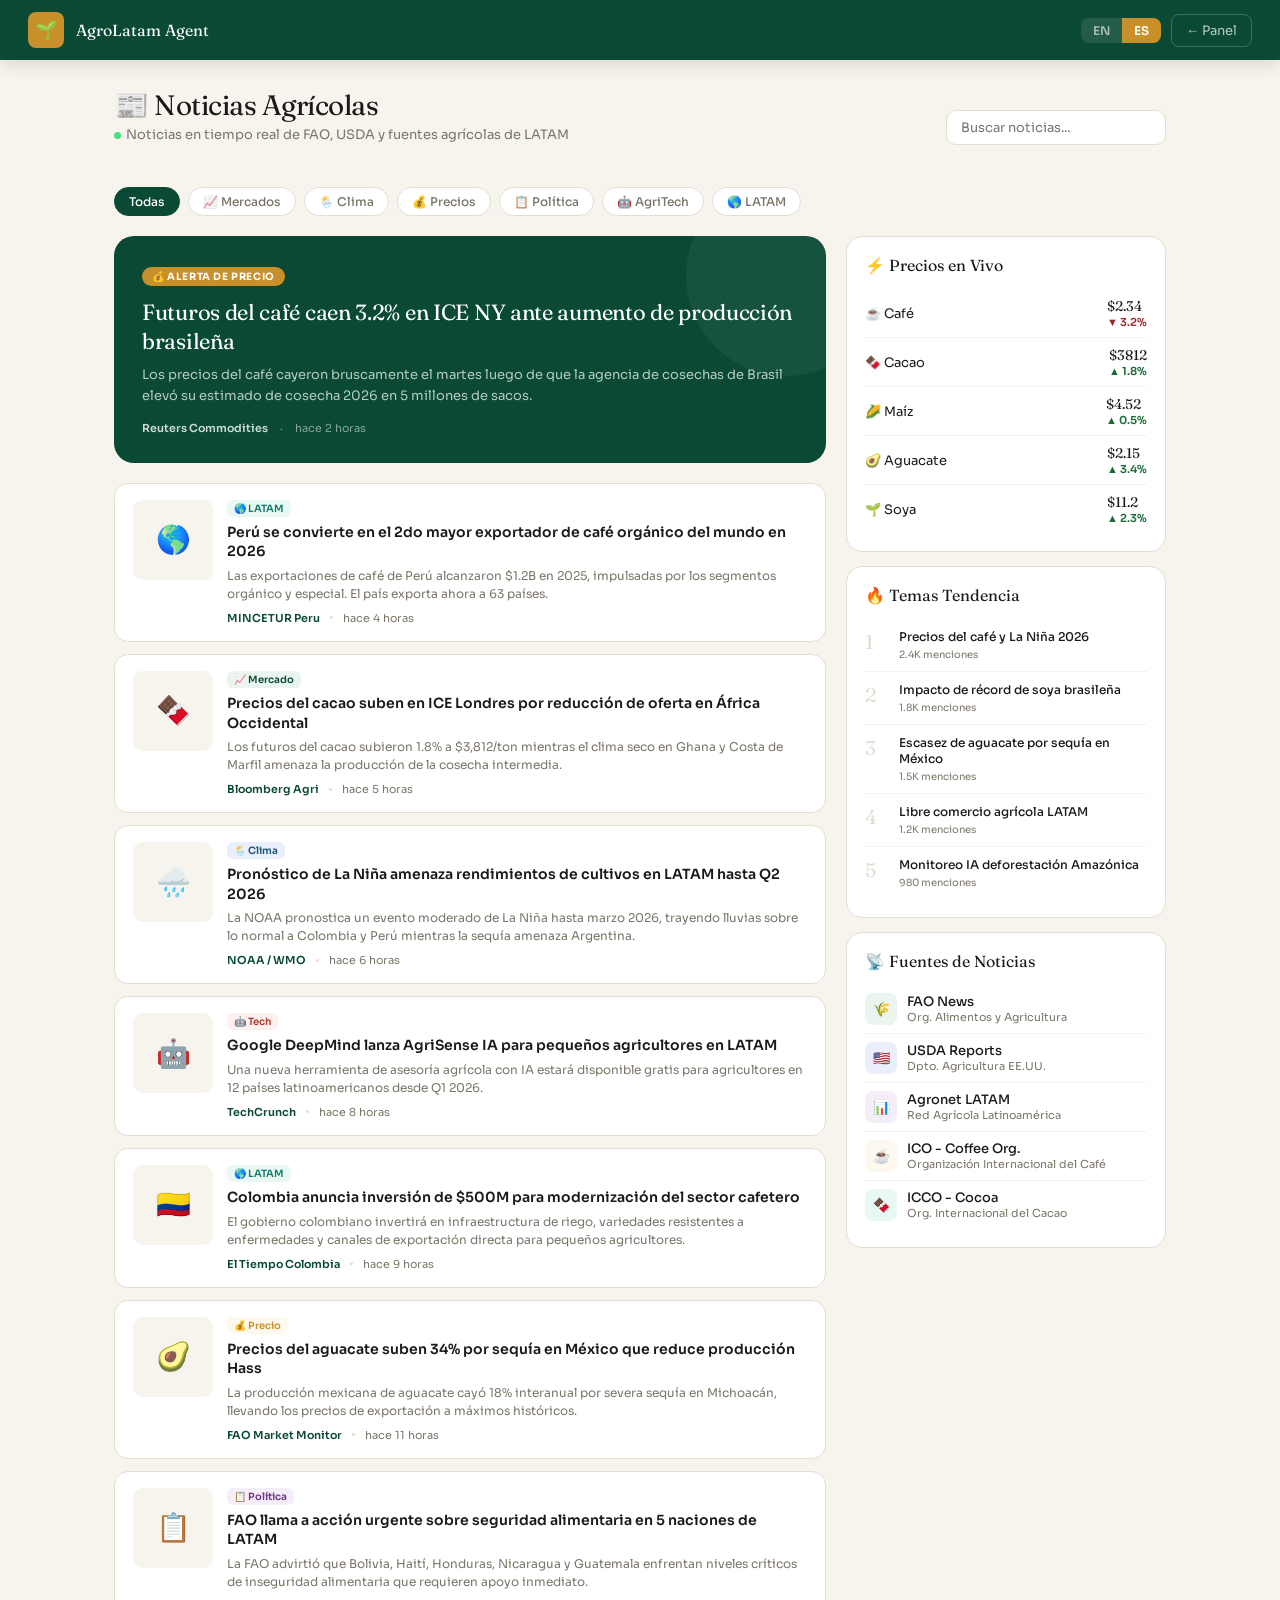
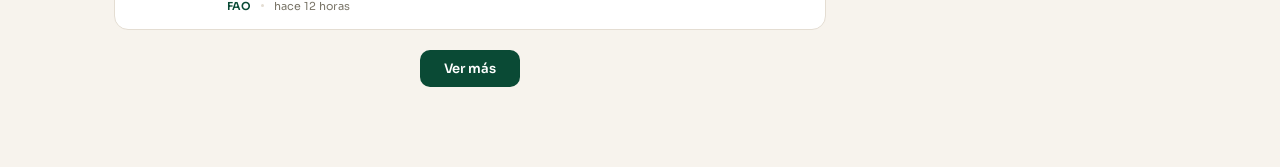
<file: frontend/news.html>
<!doctype html>
<html lang="en">
  <head>
    <meta charset="UTF-8" />
    <meta name="viewport" content="width=device-width, initial-scale=1.0" />
    <title>AgroLatam — Agricultural News</title>
    <link
      href="https://fonts.googleapis.com/css2?family=Fraunces:ital,wght@0,300;0,400;0,600;1,400&family=Sora:wght@300;400;500;600&display=swap"
      rel="stylesheet"
    />
      <link rel="icon" href="data:image/svg+xml,%3Csvg xmlns='http://www.w3.org/2000/svg' viewBox='0 0 100 100'%3E%3Ctext x='50%25' y='50%25' dominant-baseline='middle' text-anchor='middle' font-size='72'%3E🌱%3C/text%3E%3C/svg%3E" />
    <style>
      :root {
        --forest: #0a4a35;
        --forest2: #0d5c42;
        --gold: #c8902a;
        --cream: #f7f3ed;
        --white: #fff;
        --ink: #1a1a18;
        --muted: #7a7568;
        --border: #e4ddd2;
      }
      *,
      *::before,
      *::after {
        box-sizing: border-box;
        margin: 0;
        padding: 0;
      }
      body {
        font-family: "Sora", sans-serif;
        background: var(--cream);
        color: var(--ink);
      }
      .navbar {
        background: var(--forest);
        height: 60px;
        display: flex;
        align-items: center;
        justify-content: space-between;
        padding: 0 28px;
        position: sticky;
        top: 0;
        z-index: 100;
        box-shadow: 0 2px 20px rgba(0, 0, 0, 0.15);
      }
      .nav-brand {
        display: flex;
        align-items: center;
        gap: 12px;
        text-decoration: none;
      }
      .nav-logo {
        width: 36px;
        height: 36px;
        background: var(--gold);
        border-radius: 8px;
        display: flex;
        align-items: center;
        justify-content: center;
        font-size: 18px;
      }
      .nav-title {
        font-family: "Fraunces", serif;
        font-size: 16px;
        color: #fff;
      }
      .nav-right {
        display: flex;
        align-items: center;
        gap: 10px;
      }
      .nav-back {
        font-size: 13px;
        color: rgba(255, 255, 255, 0.7);
        text-decoration: none;
        padding: 7px 14px;
        border-radius: 8px;
        border: 1px solid rgba(255, 255, 255, 0.2);
        transition: all 0.2s;
      }
      .nav-back:hover {
        background: rgba(255, 255, 255, 0.1);
        color: #fff;
      }
      .lang-switcher {
        display: flex;
        background: rgba(255, 255, 255, 0.1);
        border-radius: 8px;
        overflow: hidden;
      }
      .lang-opt {
        padding: 5px 12px;
        font-size: 12px;
        font-weight: 600;
        cursor: pointer;
        border: none;
        background: transparent;
        color: rgba(255, 255, 255, 0.6);
        transition: all 0.2s;
        font-family: "Sora", sans-serif;
      }
      .lang-opt.active {
        background: var(--gold);
        color: #fff;
      }

      .page {
        max-width: 1100px;
        margin: 0 auto;
        padding: 28px 24px 60px;
      }
      .page-header {
        margin-bottom: 24px;
      }
      .page-title {
        font-family: "Fraunces", serif;
        font-size: 28px;
        color: var(--ink);
        letter-spacing: -0.5px;
      }
      .page-sub {
        font-size: 13px;
        color: var(--muted);
        margin-top: 4px;
      }
      .header-row {
        display: flex;
        align-items: center;
        justify-content: space-between;
        flex-wrap: wrap;
        gap: 12px;
        margin-bottom: 20px;
      }

      /* FILTERS */
      .filters {
        display: flex;
        flex-wrap: wrap;
        gap: 8px;
      }
      .filter-btn {
        padding: 6px 14px;
        border-radius: 20px;
        font-size: 12px;
        font-weight: 500;
        cursor: pointer;
        border: 1.5px solid var(--border);
        background: var(--white);
        color: var(--muted);
        transition: all 0.2s;
        font-family: "Sora", sans-serif;
      }
      .filter-btn:hover {
        border-color: var(--forest);
        color: var(--forest);
      }
      .filter-btn.active {
        background: var(--forest);
        color: #fff;
        border-color: var(--forest);
      }
      .search-bar {
        display: flex;
        gap: 8px;
      }
      .search-input {
        padding: 8px 14px;
        border: 1.5px solid var(--border);
        border-radius: 10px;
        font-size: 13px;
        font-family: "Sora", sans-serif;
        color: var(--ink);
        background: var(--white);
        outline: none;
        width: 220px;
        transition: all 0.2s;
      }
      .search-input:focus {
        border-color: var(--forest);
      }

      /* LAYOUT */
      .news-layout {
        display: grid;
        grid-template-columns: 1fr 320px;
        gap: 20px;
      }

      /* FEATURED */
      .featured-card {
        background: var(--forest);
        border-radius: 20px;
        padding: 28px;
        margin-bottom: 20px;
        position: relative;
        overflow: hidden;
        cursor: pointer;
        transition: transform 0.2s;
      }
      .featured-card:hover {
        transform: translateY(-2px);
      }
      .featured-card::before {
        content: "";
        position: absolute;
        top: -60px;
        right: -60px;
        width: 200px;
        height: 200px;
        background: rgba(255, 255, 255, 0.05);
        border-radius: 50%;
      }
      .featured-tag {
        display: inline-block;
        background: var(--gold);
        color: #fff;
        font-size: 10px;
        font-weight: 700;
        padding: 3px 10px;
        border-radius: 10px;
        text-transform: uppercase;
        letter-spacing: 0.06em;
        margin-bottom: 12px;
      }
      .featured-title {
        font-family: "Fraunces", serif;
        font-size: 22px;
        color: #fff;
        line-height: 1.3;
        margin-bottom: 10px;
        letter-spacing: -0.3px;
      }
      .featured-desc {
        font-size: 13px;
        color: rgba(255, 255, 255, 0.7);
        line-height: 1.6;
        margin-bottom: 14px;
      }
      .featured-meta {
        display: flex;
        align-items: center;
        gap: 12px;
        font-size: 11px;
        color: rgba(255, 255, 255, 0.5);
      }
      .featured-source {
        color: rgba(255, 255, 255, 0.8);
        font-weight: 600;
      }

      /* NEWS GRID */
      .news-grid {
        display: flex;
        flex-direction: column;
        gap: 12px;
      }
      .news-card {
        background: var(--white);
        border: 1px solid var(--border);
        border-radius: 14px;
        padding: 16px 18px;
        cursor: pointer;
        transition: all 0.2s;
        display: flex;
        gap: 14px;
      }
      .news-card:hover {
        border-color: var(--forest);
        box-shadow: 0 4px 16px rgba(10, 74, 53, 0.08);
        transform: translateY(-1px);
      }
      .news-img {
        width: 80px;
        height: 80px;
        border-radius: 10px;
        object-fit: cover;
        flex-shrink: 0;
        background: var(--cream);
        display: flex;
        align-items: center;
        justify-content: center;
        font-size: 28px;
      }
      .news-content {
        flex: 1;
      }
      .news-tags {
        display: flex;
        flex-wrap: wrap;
        gap: 4px;
        margin-bottom: 6px;
      }
      .news-tag {
        font-size: 10px;
        font-weight: 600;
        padding: 2px 7px;
        border-radius: 6px;
      }
      .tag-market {
        background: #eaf5ef;
        color: #0a4a35;
      }
      .tag-weather {
        background: #eaf0fb;
        color: #1a5276;
      }
      .tag-policy {
        background: #f5eef8;
        color: #6c3483;
      }
      .tag-price {
        background: #fef9ee;
        color: #c8902a;
      }
      .tag-tech {
        background: #fdf0ee;
        color: #b03a2e;
      }
      .tag-latam {
        background: #e8f8f5;
        color: #117a65;
      }
      .news-title {
        font-size: 14px;
        font-weight: 600;
        color: var(--ink);
        line-height: 1.4;
        margin-bottom: 5px;
      }
      .news-desc {
        font-size: 12px;
        color: var(--muted);
        line-height: 1.5;
        margin-bottom: 8px;
        display: -webkit-box;
        -webkit-line-clamp: 2;
        -webkit-box-orient: vertical;
        overflow: hidden;
      }
      .news-meta {
        display: flex;
        align-items: center;
        gap: 10px;
        font-size: 11px;
        color: var(--muted);
      }
      .news-source {
        font-weight: 600;
        color: var(--forest);
      }
      .news-dot {
        width: 3px;
        height: 3px;
        background: var(--border);
        border-radius: 50%;
      }

      /* SIDEBAR */
      .sidebar {
        display: flex;
        flex-direction: column;
        gap: 14px;
      }
      .side-card {
        background: var(--white);
        border: 1px solid var(--border);
        border-radius: 16px;
        padding: 18px;
      }
      .side-title {
        font-family: "Fraunces", serif;
        font-size: 16px;
        color: var(--ink);
        margin-bottom: 14px;
      }
      .ticker-item {
        display: flex;
        align-items: center;
        justify-content: space-between;
        padding: 8px 0;
        border-bottom: 1px solid #f5f2ec;
        font-size: 13px;
      }
      .ticker-item:last-child {
        border-bottom: none;
      }
      .ticker-crop {
        display: flex;
        align-items: center;
        gap: 6px;
      }
      .ticker-price {
        font-family: "Fraunces", serif;
        font-size: 14px;
      }
      .ticker-chg {
        font-size: 11px;
        font-weight: 600;
      }
      .up {
        color: #1a6b35;
      }
      .dn {
        color: #9b2b2b;
      }

      .trending-item {
        display: flex;
        align-items: flex-start;
        gap: 10px;
        padding: 10px 0;
        border-bottom: 1px solid #f5f2ec;
        cursor: pointer;
      }
      .trending-item:last-child {
        border-bottom: none;
      }
      .trending-num {
        font-family: "Fraunces", serif;
        font-size: 20px;
        color: var(--border);
        min-width: 24px;
      }
      .trending-title {
        font-size: 12px;
        font-weight: 500;
        color: var(--ink);
        line-height: 1.4;
      }
      .trending-meta {
        font-size: 10px;
        color: var(--muted);
        margin-top: 2px;
      }

      .source-item {
        display: flex;
        align-items: center;
        gap: 10px;
        padding: 8px 0;
        border-bottom: 1px solid #f5f2ec;
        font-size: 13px;
        cursor: pointer;
      }
      .source-item:last-child {
        border-bottom: none;
      }
      .source-icon {
        width: 32px;
        height: 32px;
        border-radius: 8px;
        display: flex;
        align-items: center;
        justify-content: center;
        font-size: 14px;
        flex-shrink: 0;
      }
      .source-name {
        font-weight: 500;
        color: var(--ink);
      }
      .source-count {
        font-size: 11px;
        color: var(--muted);
      }

      /* LOADING */
      .skeleton {
        background: linear-gradient(
          90deg,
          #ede9e2 25%,
          #e4dfd6 50%,
          #ede9e2 75%
        );
        background-size: 200% 100%;
        animation: shimmer 1.4s infinite;
        border-radius: 10px;
      }
      @keyframes shimmer {
        0% {
          background-position: 200% 0;
        }
        100% {
          background-position: -200% 0;
        }
      }

      .live-dot {
        width: 7px;
        height: 7px;
        background: #4ade80;
        border-radius: 50%;
        display: inline-block;
        animation: pulse 1.5s infinite;
        margin-right: 5px;
      }
      @keyframes pulse {
        0%,
        100% {
          opacity: 1;
        }
        50% {
          opacity: 0.4;
        }
      }

      @media (max-width: 900px) {
        .news-layout {
          grid-template-columns: 1fr;
        }
      }
    </style>
  </head>
  <body>
    <nav class="navbar">
      <a href="index.html" class="nav-brand">
        <div class="nav-logo">🌱</div>
        <span class="nav-title">AgroLatam Agent</span>
      </a>
      <div class="nav-right">
        <div class="lang-switcher">
          <button class="lang-opt active" onclick="setLang('en')">EN</button>
          <button class="lang-opt" onclick="setLang('es')">ES</button>
        </div>
        <a href="index.html" class="nav-back"
          >← <span data-en="Dashboard" data-es="Panel">Dashboard</span></a
        >
      </div>
    </nav>

    <div class="page">
      <div class="header-row">
        <div class="page-header">
          <div class="page-title">
            📰
            <span data-en="Agricultural News" data-es="Noticias Agrícolas"
              >Agricultural News</span
            >
          </div>
          <div class="page-sub">
            <span class="live-dot"></span
            ><span
              data-en="Real-time news from FAO, USDA, and LATAM agricultural sources"
              data-es="Noticias en tiempo real de FAO, USDA y fuentes agrícolas de LATAM"
              >Real-time news from FAO, USDA, and LATAM agricultural
              sources</span
            >
          </div>
        </div>
        <div class="search-bar">
          <input
            class="search-input"
            id="search"
            type="text"
            data-en-placeholder="Search news..."
            data-es-placeholder="Buscar noticias..."
            placeholder="Search news..."
            oninput="filterNews()"
          />
        </div>
      </div>

      <!-- FILTERS -->
      <div class="filters" style="margin-bottom: 20px">
        <button
          class="filter-btn active"
          onclick="setFilter('all', this)"
          data-en="All"
          data-es="Todas"
        >
          All
        </button>
        <button
          class="filter-btn"
          onclick="setFilter('market', this)"
          data-en="📈 Markets"
          data-es="📈 Mercados"
        >
          📈 Markets
        </button>
        <button
          class="filter-btn"
          onclick="setFilter('weather', this)"
          data-en="🌦️ Weather"
          data-es="🌦️ Clima"
        >
          🌦️ Weather
        </button>
        <button
          class="filter-btn"
          onclick="setFilter('price', this)"
          data-en="💰 Prices"
          data-es="💰 Precios"
        >
          💰 Prices
        </button>
        <button
          class="filter-btn"
          onclick="setFilter('policy', this)"
          data-en="📋 Policy"
          data-es="📋 Política"
        >
          📋 Policy
        </button>
        <button
          class="filter-btn"
          onclick="setFilter('tech', this)"
          data-en="🤖 AgriTech"
          data-es="🤖 AgriTech"
        >
          🤖 AgriTech
        </button>
        <button
          class="filter-btn"
          onclick="setFilter('latam', this)"
          data-en="🌎 LATAM"
          data-es="🌎 LATAM"
        >
          🌎 LATAM
        </button>
      </div>

      <div class="news-layout">
        <!-- MAIN -->
        <div>
          <div id="featured-section"></div>
          <div class="news-grid" id="news-grid">
            <!-- Skeletons -->
            ${Array(4).fill('
            <div class="news-card">
              <div class="news-img skeleton"></div>
              <div style="flex: 1">
                <div
                  class="skeleton"
                  style="height: 12px; width: 60%; margin-bottom: 8px"
                ></div>
                <div
                  class="skeleton"
                  style="height: 16px; width: 100%; margin-bottom: 6px"
                ></div>
                <div class="skeleton" style="height: 12px; width: 80%"></div>
              </div>
            </div>
            ').join("")}
          </div>
          <div style="text-align: center; padding: 20px 0">
            <button
              onclick="loadMoreNews()"
              id="load-more"
              style="
                padding: 10px 24px;
                background: var(--forest);
                color: #fff;
                border: none;
                border-radius: 10px;
                font-size: 13px;
                font-weight: 600;
                font-family: Sora, sans-serif;
                cursor: pointer;
              "
              data-en="Load more"
              data-es="Ver más"
            >
              Load more
            </button>
          </div>
        </div>

        <!-- SIDEBAR -->
        <div class="sidebar">
          <!-- PRICE TICKER -->
          <div class="side-card">
            <div class="side-title">
              ⚡
              <span data-en="Live Prices" data-es="Precios en Vivo"
                >Live Prices</span
              >
            </div>
            <div id="price-ticker">
              ${Array(5).fill('
              <div class="ticker-item">
                <div class="skeleton" style="height: 14px; width: 100%"></div>
              </div>
              ').join("")}
            </div>
          </div>

          <!-- TRENDING -->
          <div class="side-card">
            <div class="side-title">
              🔥
              <span data-en="Trending Topics" data-es="Temas Tendencia"
                >Trending Topics</span
              >
            </div>
            <div id="trending-list"></div>
          </div>

          <!-- SOURCES -->
          <div class="side-card">
            <div class="side-title">
              📡
              <span data-en="News Sources" data-es="Fuentes de Noticias"
                >News Sources</span
              >
            </div>
            <div>
              <div class="source-item">
                <div class="source-icon" style="background: #eaf5ef">🌾</div>
                <div>
                  <div class="source-name">FAO News</div>
                  <div
                    class="source-count"
                    data-en="Food & Agriculture Org."
                    data-es="Org. Alimentos y Agricultura"
                  >
                    Food & Agriculture Org.
                  </div>
                </div>
              </div>
              <div class="source-item">
                <div class="source-icon" style="background: #eaf0fb">🇺🇸</div>
                <div>
                  <div class="source-name">USDA Reports</div>
                  <div
                    class="source-count"
                    data-en="US Dept. of Agriculture"
                    data-es="Dpto. Agricultura EE.UU."
                  >
                    US Dept. of Agriculture
                  </div>
                </div>
              </div>
              <div class="source-item">
                <div class="source-icon" style="background: #f5eef8">📊</div>
                <div>
                  <div class="source-name">Agronet LATAM</div>
                  <div
                    class="source-count"
                    data-en="Latin America Agro Network"
                    data-es="Red Agrícola Latinoamérica"
                  >
                    Latin America Agro Network
                  </div>
                </div>
              </div>
              <div class="source-item">
                <div class="source-icon" style="background: #fef9ee">☕</div>
                <div>
                  <div class="source-name">ICO - Coffee Org.</div>
                  <div
                    class="source-count"
                    data-en="Intl. Coffee Organization"
                    data-es="Organización Internacional del Café"
                  >
                    Intl. Coffee Organization
                  </div>
                </div>
              </div>
              <div class="source-item">
                <div class="source-icon" style="background: #e8f8f5">🍫</div>
                <div>
                  <div class="source-name">ICCO - Cocoa</div>
                  <div
                    class="source-count"
                    data-en="Intl. Cocoa Organization"
                    data-es="Org. Internacional del Cacao"
                  >
                    Intl. Cocoa Organization
                  </div>
                </div>
              </div>
            </div>
          </div>
        </div>
      </div>
    </div>

    <script>
      let lang = localStorage.getItem("lang") || "en";
      let currentFilter = "all";
      let allNews = [];
      let visibleCount = 8;

      // ── MOCK NEWS DATA (realista) ─────────────────────────────────────────────────
      const NEWS_DB = [
        {
          id: 1,
          category: "price",
          icon: "☕",
          title_en:
            "Coffee futures drop 3.2% on ICE NY amid rising Brazilian output",
          title_es:
            "Futuros del café caen 3.2% en ICE NY ante aumento de producción brasileña",
          desc_en:
            "Coffee prices fell sharply Tuesday after Brazil's crop agency raised its 2026 harvest estimate by 5 million bags, pushing supply concerns to the forefront.",
          desc_es:
            "Los precios del café cayeron bruscamente el martes luego de que la agencia de cosechas de Brasil elevó su estimado de cosecha 2026 en 5 millones de sacos.",
          source: "Reuters Commodities",
          time_en: "2 hours ago",
          time_es: "hace 2 horas",
          tag: "price",
        },
        {
          id: 2,
          category: "latam",
          icon: "🌎",
          title_en:
            "Peru becomes world's 2nd largest organic coffee exporter in 2026",
          title_es:
            "Perú se convierte en el 2do mayor exportador de café orgánico del mundo en 2026",
          desc_en:
            "Peru's coffee exports reached $1.2B in 2025, driven by organic and specialty segments. The country now exports to 63 countries worldwide.",
          desc_es:
            "Las exportaciones de café de Perú alcanzaron $1.2B en 2025, impulsadas por los segmentos orgánico y especial. El país exporta ahora a 63 países.",
          source: "MINCETUR Peru",
          time_en: "4 hours ago",
          time_es: "hace 4 horas",
          tag: "latam",
        },
        {
          id: 3,
          category: "market",
          icon: "🍫",
          title_en:
            "Cacao prices surge on ICE London as West African supply tightens",
          title_es:
            "Precios del cacao suben en ICE Londres por reducción de oferta en África Occidental",
          desc_en:
            "Cacao futures climbed 1.8% to $3,812/ton as dry weather in Ghana and Ivory Coast threatens the mid-crop season output.",
          desc_es:
            "Los futuros del cacao subieron 1.8% a $3,812/ton mientras el clima seco en Ghana y Costa de Marfil amenaza la producción de la cosecha intermedia.",
          source: "Bloomberg Agri",
          time_en: "5 hours ago",
          time_es: "hace 5 horas",
          tag: "market",
        },
        {
          id: 4,
          category: "weather",
          icon: "🌧️",
          title_en:
            "La Niña forecast threatens LATAM crop yields through Q2 2026",
          title_es:
            "Pronóstico de La Niña amenaza rendimientos de cultivos en LATAM hasta Q2 2026",
          desc_en:
            "NOAA forecasts a moderate La Niña event through March 2026, bringing above-normal rainfall to Colombia and Peru while drought threatens Argentina.",
          desc_es:
            "La NOAA pronostica un evento moderado de La Niña hasta marzo 2026, trayendo lluvias sobre lo normal a Colombia y Perú mientras la sequía amenaza Argentina.",
          source: "NOAA / WMO",
          time_en: "6 hours ago",
          time_es: "hace 6 horas",
          tag: "weather",
        },
        {
          id: 5,
          category: "tech",
          icon: "🤖",
          title_en:
            "Google DeepMind launches AgriSense AI for smallholder farmers in LATAM",
          title_es:
            "Google DeepMind lanza AgriSense IA para pequeños agricultores en LATAM",
          desc_en:
            "A new AI-powered crop advisory tool will be made available free to farmers in 12 Latin American countries starting Q1 2026.",
          desc_es:
            "Una nueva herramienta de asesoría agrícola con IA estará disponible gratis para agricultores en 12 países latinoamericanos desde Q1 2026.",
          source: "TechCrunch",
          time_en: "8 hours ago",
          time_es: "hace 8 horas",
          tag: "tech",
        },
        {
          id: 6,
          category: "latam",
          icon: "🇨🇴",
          title_en:
            "Colombia announces $500M investment in coffee sector modernization",
          title_es:
            "Colombia anuncia inversión de $500M para modernización del sector cafetero",
          desc_en:
            "The Colombian government will invest in irrigation infrastructure, disease-resistant varieties and direct export channels for smallholder farmers.",
          desc_es:
            "El gobierno colombiano invertirá en infraestructura de riego, variedades resistentes a enfermedades y canales de exportación directa para pequeños agricultores.",
          source: "El Tiempo Colombia",
          time_en: "9 hours ago",
          time_es: "hace 9 horas",
          tag: "latam",
        },
        {
          id: 7,
          category: "price",
          icon: "🥑",
          title_en:
            "Avocado prices spike 34% as Mexico drought cuts Hass production",
          title_es:
            "Precios del aguacate suben 34% por sequía en México que reduce producción Hass",
          desc_en:
            "Mexican avocado production fell 18% year-over-year due to severe drought in Michoacán, driving export prices to record highs.",
          desc_es:
            "La producción mexicana de aguacate cayó 18% interanual por severa sequía en Michoacán, llevando los precios de exportación a máximos históricos.",
          source: "FAO Market Monitor",
          time_en: "11 hours ago",
          time_es: "hace 11 horas",
          tag: "price",
        },
        {
          id: 8,
          category: "policy",
          icon: "📋",
          title_en:
            "FAO calls for urgent action on food security in 5 LATAM nations",
          title_es:
            "FAO llama a acción urgente sobre seguridad alimentaria en 5 naciones de LATAM",
          desc_en:
            "The Food and Agriculture Organization warned that Bolivia, Haiti, Honduras, Nicaragua and Guatemala face critical food insecurity levels requiring immediate support.",
          desc_es:
            "La FAO advirtió que Bolivia, Haití, Honduras, Nicaragua y Guatemala enfrentan niveles críticos de inseguridad alimentaria que requieren apoyo inmediato.",
          source: "FAO",
          time_en: "12 hours ago",
          time_es: "hace 12 horas",
          tag: "policy",
        },
        {
          id: 9,
          category: "market",
          icon: "🌱",
          title_en: "Soy prices rally 2.3% on strong Chinese import demand",
          title_es:
            "Precios de la soya repuntan 2.3% por fuerte demanda de importaciones chinas",
          desc_en:
            "Chicago soybean futures rose for a third consecutive session as China bought 1.2M metric tons from Brazil and Argentina.",
          desc_es:
            "Los futuros de soya en Chicago subieron por tercera sesión consecutiva mientras China compró 1.2M toneladas métricas de Brasil y Argentina.",
          source: "CME Group",
          time_en: "13 hours ago",
          time_es: "hace 13 horas",
          tag: "market",
        },
        {
          id: 10,
          category: "latam",
          icon: "🇧🇷",
          title_en:
            "Brazil's soy harvest reaches 155 million tons — a new record",
          title_es:
            "Cosecha de soya de Brasil alcanza 155 millones de toneladas — nuevo récord",
          desc_en:
            "Brazil's national crop agency confirmed the 2025/26 soybean harvest at 155.4 million tons, surpassing the previous record by 8%.",
          desc_es:
            "La agencia nacional de cosechas de Brasil confirmó la cosecha de soya 2025/26 en 155.4 millones de toneladas, superando el récord anterior en 8%.",
          source: "CONAB Brazil",
          time_en: "14 hours ago",
          time_es: "hace 14 horas",
          tag: "latam",
        },
        {
          id: 11,
          category: "tech",
          icon: "🛰️",
          title_en:
            "Satellite monitoring detects 2.3M hectares deforested in Amazon in 2025",
          title_es:
            "Monitoreo satelital detecta 2.3M hectáreas deforestadas en Amazonas en 2025",
          desc_en:
            "Brazil's INPE reported a 12% reduction in Amazon deforestation compared to 2024, but warned that illegal clearing for agriculture remains a major concern.",
          desc_es:
            "El INPE de Brasil reportó una reducción del 12% en la deforestación amazónica vs 2024, pero advirtió que la tala ilegal para agricultura sigue siendo preocupante.",
          source: "INPE Brazil",
          time_en: "16 hours ago",
          time_es: "hace 16 horas",
          tag: "tech",
        },
        {
          id: 12,
          category: "weather",
          icon: "☀️",
          title_en:
            "Extended dry season in Ecuador threatens palm oil and banana crops",
          title_es:
            "Temporada seca extendida en Ecuador amenaza cultivos de palma y banano",
          desc_en:
            "Ecuador's meteorological institute INAMHI issued a drought alert for coastal provinces, where 60% of the country's banana and palm oil is produced.",
          desc_es:
            "El instituto meteorológico de Ecuador INAMHI emitió alerta de sequía para provincias costeras, donde se produce el 60% del banano y palma aceitera del país.",
          source: "INAMHI Ecuador",
          time_en: "18 hours ago",
          time_es: "hace 18 horas",
          tag: "weather",
        },
        {
          id: 13,
          category: "policy",
          icon: "🤝",
          title_en:
            "LATAM nations sign historic agricultural free trade agreement",
          title_es:
            "Naciones de LATAM firman histórico acuerdo de libre comercio agrícola",
          desc_en:
            "Peru, Colombia, Ecuador and Bolivia signed a multilateral agreement removing tariffs on 47 agricultural products, effective January 2027.",
          desc_es:
            "Perú, Colombia, Ecuador y Bolivia firmaron un acuerdo multilateral eliminando aranceles en 47 productos agrícolas, vigente desde enero 2027.",
          source: "SICE/OAS",
          time_en: "20 hours ago",
          time_es: "hace 20 horas",
          tag: "policy",
        },
        {
          id: 14,
          category: "price",
          icon: "🌴",
          title_en:
            "Palm oil hits 3-month high on biodiesel demand surge in LATAM",
          title_es:
            "Palma aceitera alcanza máximo de 3 meses por auge de demanda de biodiesel en LATAM",
          desc_en:
            "Malaysian palm oil futures rose to $1,124/ton after Brazil and Colombia expanded biodiesel mandates requiring 15% palm oil content.",
          desc_es:
            "Los futuros de palma aceitera malasia subieron a $1,124/ton tras la expansión de mandatos de biodiesel en Brasil y Colombia que requieren 15% de contenido de palma.",
          source: "BMD Malaysia",
          time_en: "22 hours ago",
          time_es: "hace 22 horas",
          tag: "price",
        },
        {
          id: 15,
          category: "latam",
          icon: "🇵🇪",
          title_en: "Peru's cacao exports reach $450M — highest in history",
          title_es:
            "Exportaciones de cacao de Perú alcanzan $450M — la más alta de la historia",
          desc_en:
            "Peru consolidated its position as the world's 2nd largest fine-flavor cocoa exporter, with 65% of exports going to European premium chocolate makers.",
          desc_es:
            "Perú consolidó su posición como el 2do mayor exportador mundial de cacao fino, con el 65% de exportaciones a fabricantes de chocolate premium europeos.",
          source: "PROMPERU",
          time_en: "1 day ago",
          time_es: "hace 1 día",
          tag: "latam",
        },
      ];

      const TRENDING = [
        {
          en: "Coffee prices and La Niña 2026",
          es: "Precios del café y La Niña 2026",
          count: "2.4K",
        },
        {
          en: "Brazil record soy harvest impact",
          es: "Impacto de récord de soya brasileña",
          count: "1.8K",
        },
        {
          en: "Avocado shortage Mexico drought",
          es: "Escasez de aguacate por sequía en México",
          count: "1.5K",
        },
        {
          en: "LATAM free trade agriculture",
          es: "Libre comercio agrícola LATAM",
          count: "1.2K",
        },
        {
          en: "Amazon deforestation monitoring AI",
          es: "Monitoreo IA deforestación Amazónica",
          count: "980",
        },
      ];

      // ── RENDER ────────────────────────────────────────────────────────────────────
      function renderNews() {
        const query = document.getElementById("search").value.toLowerCase();
        const filtered = allNews.filter((n) => {
          const matchFilter =
            currentFilter === "all" || n.tag === currentFilter;
          const title = lang === "es" ? n.title_es : n.title_en;
          const matchSearch =
            !query ||
            title.toLowerCase().includes(query) ||
            n.source.toLowerCase().includes(query);
          return matchFilter && matchSearch;
        });

        // Featured
        const feat = filtered[0];
        if (feat) {
          const tagLabels = {
            market: "📈 Market",
            weather: "🌦️ Weather",
            price: "💰 Price Alert",
            policy: "📋 Policy",
            tech: "🤖 AgriTech",
            latam: "🌎 LATAM",
          };
          const tagLabelsEs = {
            market: "📈 Mercado",
            weather: "🌦️ Clima",
            price: "💰 Alerta de Precio",
            policy: "📋 Política",
            tech: "🤖 AgriTech",
            latam: "🌎 LATAM",
          };
          document.getElementById("featured-section").innerHTML = `
      <div class="featured-card" onclick="openNews(${feat.id})">
        <div class="featured-tag">${lang === "es" ? tagLabelsEs[feat.tag] || feat.tag : tagLabels[feat.tag] || feat.tag}</div>
        <div class="featured-title">${lang === "es" ? feat.title_es : feat.title_en}</div>
        <div class="featured-desc">${lang === "es" ? feat.desc_es : feat.desc_en}</div>
        <div class="featured-meta">
          <span class="featured-source">${feat.source}</span>
          <span>·</span>
          <span>${lang === "es" ? feat.time_es : feat.time_en}</span>
        </div>
      </div>`;
        }

        // Rest of news
        const rest = filtered.slice(1, visibleCount);
        const tagClass = {
          market: "tag-market",
          weather: "tag-weather",
          price: "tag-price",
          policy: "tag-policy",
          tech: "tag-tech",
          latam: "tag-latam",
        };
        const tagLabels = {
          market: "📈 Market",
          weather: "🌦️ Weather",
          price: "💰 Price",
          policy: "📋 Policy",
          tech: "🤖 Tech",
          latam: "🌎 LATAM",
        };
        const tagLabelsEs = {
          market: "📈 Mercado",
          weather: "🌦️ Clima",
          price: "💰 Precio",
          policy: "📋 Política",
          tech: "🤖 Tech",
          latam: "🌎 LATAM",
        };

        document.getElementById("news-grid").innerHTML =
          rest
            .map(
              (n) => `
    <div class="news-card" onclick="openNews(${n.id})">
      <div class="news-img">${n.icon}</div>
      <div class="news-content">
        <div class="news-tags"><span class="news-tag ${tagClass[n.tag] || ""}">${lang === "es" ? tagLabelsEs[n.tag] || n.tag : tagLabels[n.tag] || n.tag}</span></div>
        <div class="news-title">${lang === "es" ? n.title_es : n.title_en}</div>
        <div class="news-desc">${lang === "es" ? n.desc_es : n.desc_en}</div>
        <div class="news-meta">
          <span class="news-source">${n.source}</span>
          <span class="news-dot"></span>
          <span>${lang === "es" ? n.time_es : n.time_en}</span>
        </div>
      </div>
    </div>`,
            )
            .join("") ||
          `<div style="text-align:center;padding:40px;color:var(--muted);font-size:13px;">${lang === "es" ? "No hay noticias para esta categoría." : "No news for this category."}</div>`;
      }

      function renderTicker() {
        const prices = {
          coffee: { p: 2.34, c: -3.2, icon: "☕" },
          cacao: { p: 3812, c: 1.8, icon: "🍫" },
          corn: { p: 4.52, c: 0.5, icon: "🌽" },
          avocado: { p: 2.15, c: 3.4, icon: "🥑" },
          soy: { p: 11.2, c: 2.3, icon: "🌱" },
        };
        document.getElementById("price-ticker").innerHTML = Object.entries(
          prices,
        )
          .map(([key, d]) => {
            const names = {
              coffee: { en: "Coffee", es: "Café" },
              cacao: { en: "Cacao", es: "Cacao" },
              corn: { en: "Corn", es: "Maíz" },
              avocado: { en: "Avocado", es: "Aguacate" },
              soy: { en: "Soy", es: "Soya" },
            };
            const n = names[key];
            return `<div class="ticker-item">
      <div class="ticker-crop">${d.icon} ${lang === "es" ? n.es : n.en}</div>
      <div>
        <div class="ticker-price">$${d.p}</div>
        <div class="ticker-chg ${d.c > 0 ? "up" : "dn"}">${d.c > 0 ? "▲" : "▼"} ${Math.abs(d.c)}%</div>
      </div>
    </div>`;
          })
          .join("");
      }

      function renderTrending() {
        document.getElementById("trending-list").innerHTML = TRENDING.map(
          (t, i) => `
    <div class="trending-item">
      <div class="trending-num">${i + 1}</div>
      <div>
        <div class="trending-title">${lang === "es" ? t.es : t.en}</div>
        <div class="trending-meta">${t.count} ${lang === "es" ? "menciones" : "mentions"}</div>
      </div>
    </div>`,
        ).join("");
      }

      function openNews(id) {
        const n = allNews.find((x) => x.id === id);
        if (!n) return;
        alert(
          `${lang === "es" ? n.title_es : n.title_en}\n\n${lang === "es" ? n.desc_es : n.desc_en}\n\n${lang === "es" ? "Fuente" : "Source"}: ${n.source}`,
        );
      }

      function setFilter(f, el) {
        currentFilter = f;
        document
          .querySelectorAll(".filter-btn")
          .forEach((b) => b.classList.remove("active"));
        el.classList.add("active");
        visibleCount = 8;
        renderNews();
      }

      function filterNews() {
        renderNews();
      }

      function loadMoreNews() {
        visibleCount += 6;
        renderNews();
      }

      function setLang(l) {
        lang = l;
        localStorage.setItem("lang", l);
        document
          .querySelectorAll(".lang-opt")
          .forEach((b, i) =>
            b.classList.toggle(
              "active",
              (l === "en" && i === 0) || (l === "es" && i === 1),
            ),
          );
        document
          .querySelectorAll("[data-en]")
          .forEach((el) => (el.textContent = el.dataset[l]));
        document
          .querySelectorAll("[data-en-placeholder]")
          .forEach((el) => (el.placeholder = el.dataset[l + "Placeholder"]));
        renderNews();
        renderTicker();
        renderTrending();
      }

      // ── FETCH REAL NEWS FROM BACKEND ─────────────────────────────────────────────
      const API = "https://netricd-agrolatam-agent.hf.space";

      async function loadRealNews() {
        try {
          const res = await fetch(`${API}/api/news`);
          const data = await res.json();
          if (data && data.length > 0) {
            // Convert backend news to our format and prepend to static news
            const realNews = data.map((n, i) => ({
              id: 1000 + i,
              category: "latam",
              icon: "🌾",
              title_en: n.title,
              title_es: n.title,
              desc_en: n.summary,
              desc_es: n.summary,
              source: n.source || "FAO",
              time_en: "Live",
              time_es: "En vivo",
              tag: "latam",
              link: n.link || "#",
            }));
            // Mix real news with static news
            allNews = [...realNews, ...NEWS_DB];
          } else {
            allNews = NEWS_DB;
          }
        } catch {
          allNews = NEWS_DB;
        }
        renderNews();
      }

      // ── FETCH REAL PRICES FOR TICKER ──────────────────────────────────────────────
      async function loadRealTicker() {
        try {
          const res = await fetch(`${API}/api/prices`);
          const data = await res.json();
          const ICONS = {
            coffee: "☕",
            cacao: "🍫",
            corn: "🌽",
            avocado: "🥑",
            soy: "🌱",
          };
          const NAMES = {
            coffee: { en: "Coffee", es: "Café" },
            cacao: { en: "Cacao", es: "Cacao" },
            corn: { en: "Corn", es: "Maíz" },
            avocado: { en: "Avocado", es: "Aguacate" },
            soy: { en: "Soy", es: "Soya" },
          };
          const top5 = ["coffee", "cacao", "corn", "avocado", "soy"];
          document.getElementById("price-ticker").innerHTML = top5
            .map((key) => {
              const d = data[key];
              if (!d) return "";
              const n = NAMES[key];
              return `<div class="ticker-item">
        <div class="ticker-crop">${ICONS[key]} ${lang === "es" ? n.es : n.en}</div>
        <div>
          <div class="ticker-price">$${d.price > 100 ? d.price.toLocaleString() : d.price.toFixed(2)}</div>
          <div class="ticker-chg ${d.change >= 0 ? "up" : "dn"}">${d.change >= 0 ? "▲" : "▼"} ${Math.abs(d.change).toFixed(1)}%</div>
        </div>
      </div>`;
            })
            .join("");
        } catch {
          renderTicker(); // fallback to static
        }
      }

      // ── INIT ──────────────────────────────────────────────────────────────────────
      allNews = NEWS_DB;
      setLang(lang);
      renderNews();
      renderTrending();
      loadRealNews();
      loadRealTicker();
      setInterval(loadRealTicker, 30000);
      setInterval(loadRealNews, 300000); // refresh news every 5 min
    </script>
  </body>
</html>
</file>
